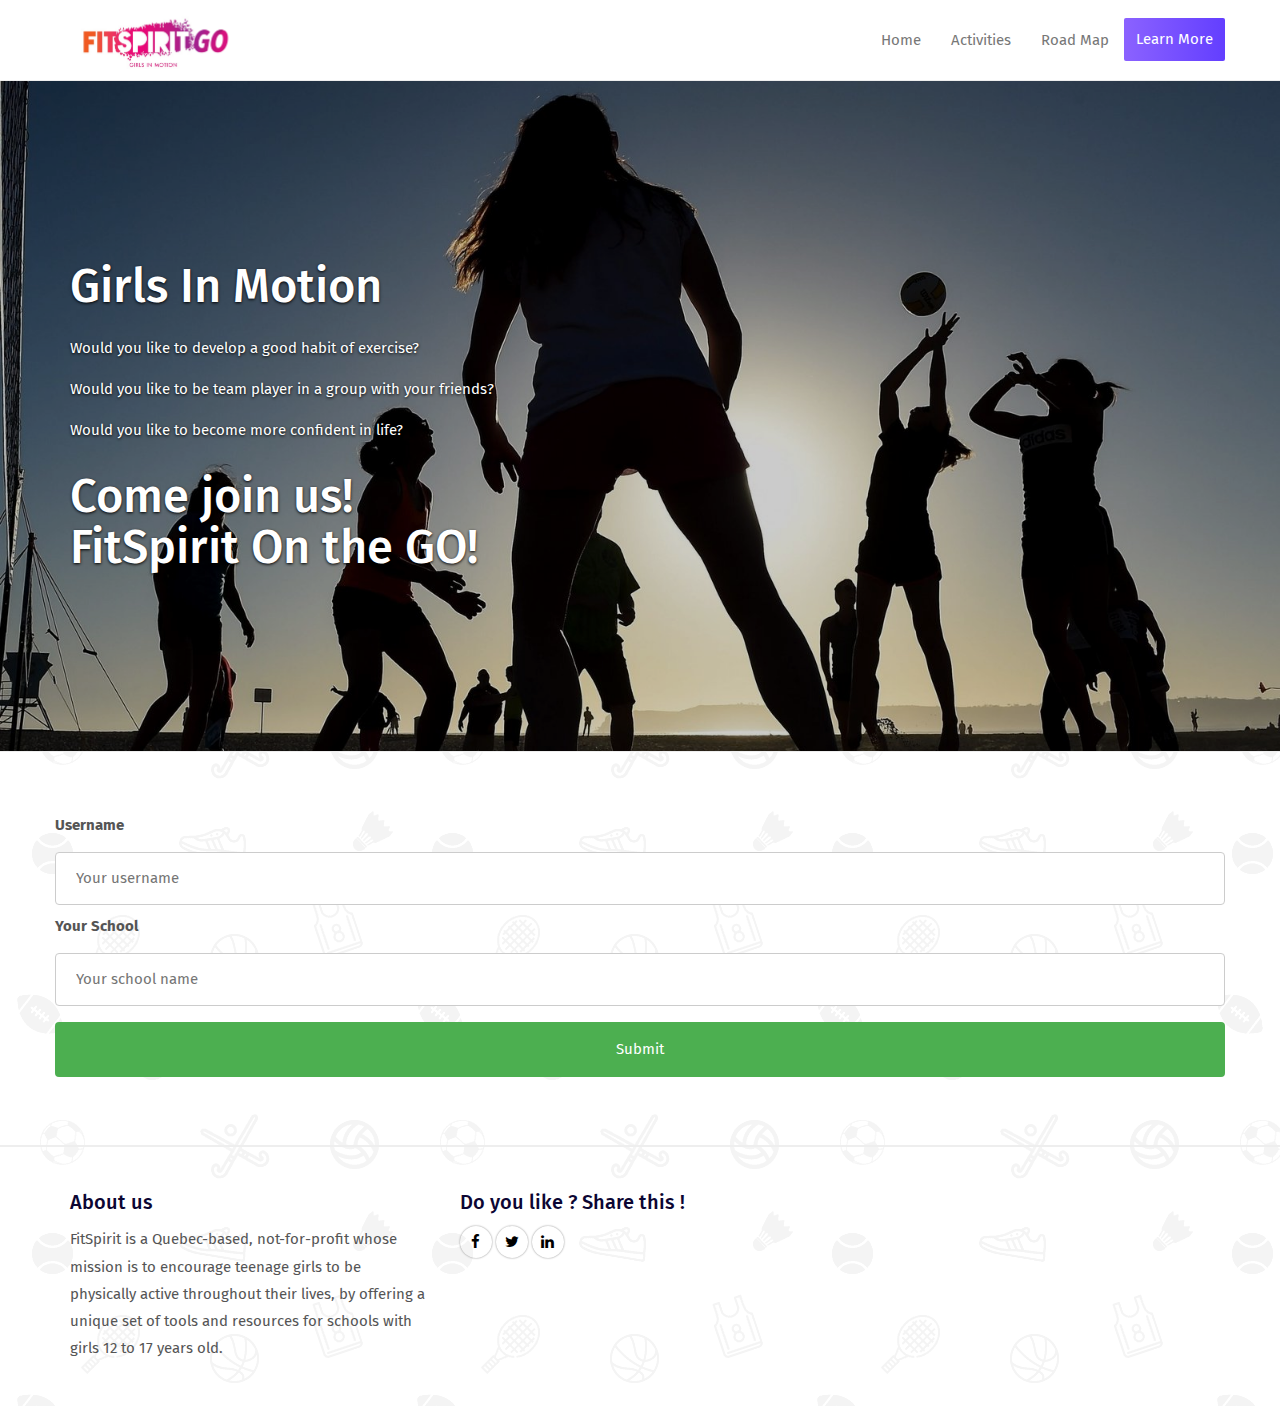
<file: index.html>
<!DOCTYPE html>
<html lang="en">

<head>
  <meta charset="UTF-8">
  <meta content="IE=edge" http-equiv="X-UA-Compatible">
  <meta content="width=device-width,initial-scale=1" name="viewport">
  <meta content="description" name="description">
  <meta name="google" content="notranslate" />
  <meta content="Mashup templates have been developped by Orson.io team" name="author">

  <!-- Disable tap highlight on IE -->
  <meta name="msapplication-tap-highlight" content="no">

  <title>HomePage</title>  
  <link href="./static/main.a3f694c0.css" rel="stylesheet">
  <link href="./static/style.css" rel="stylesheet">

  
</head>
<body>

 <!-- Add your content of header -->
<header>
  <nav class="navbar  navbar-fixed-top navbar-default">
    <div class="container">
      <div class="navbar-header">
        <button type="button" class="navbar-toggle uarr collapsed" data-toggle="collapse" data-target="#navbar-collapse-uarr">
          <span class="sr-only">Toggle navigation</span>
          <span class="icon-bar"></span>
          <span class="icon-bar"></span>
          <span class="icon-bar"></span>
        </button>
        <a class="navbar-brand site-logo" href="./index.html" title="">
            <img src="./assets/images/mashuptemplate.svg" class="navbar-logo-img" alt="logo">
        </a>
      </div>

      <div class="collapse navbar-collapse" id="navbar-collapse-uarr">
        <ul class="nav navbar-nav navbar-right">
          <li><a href="./index.html" title="" class="active">Home</a></li>
          <li><a href="./activity.html" title="">Activities</a></li>
          <li><a href="./roadmap.html" title="">Road Map</a></li>
          <li>
            <p>
                <a href="https://fitspirit.ca/" target="_blank" class="btn btn-primary navbar-btn" title="">Learn More</a>
              </p>
          </li>
        </ul>
      </div>
    </div>
  </nav>
</header>

<div class="white-text-container background-image-container" style="background-image: url('./assets/images/background.jpeg')">
    <div class="opacity"></div>
    <div class="container">
        <div class="row">
           
            <div class="col-md-6">
                <h1>Girls In Motion</h1>
                <p>Would you like to develop a good habit of exercise?</p>
                <p>Would you like to be team player in a group with your friends?</p>
                <p>Would you like to become more confident in life?</p>
                <div>
                    <h1>Come join us! <br>
                        FitSpirit On the GO!</h1>
                </div>
                
            </div>

        </div>
    </div>
</div>

<div class="section-container border-section-container">
    <div class="container">
            <div class="row">
                <div>
                    <form action="/action_page.php">
                      <label for="fname">Username</label>
                      <input type="text" id="fname" name="username" placeholder="Your username">
                  
                      <label for="lname">Your School</label>
                      <input type="text" id="lname" name="lastname" placeholder="Your school name">
                      <a href="./activity.html" title="">
                        <input type="button" value="Submit">
                      </a>
                    </form>
                </div>
            </div>
    </div>
</div>

<footer>
    <div class="section-container footer-container">
        <div class="container">
            <div class="row">
                    <div class="col-md-4">
                        <h4>About us</h4>
                        <p>FitSpirit  is a Quebec-based, not-for-profit whose mission is to encourage teenage girls to be physically active throughout their lives, by offering a unique set of tools and resources for schools with girls 12 to 17 years old.</p>
                    </div>

                    <div class="col-md-4">
                        <h4>Do you like ? Share this !</h4>
                        <p>
                            <a href="https://facebook.com/" class="social-round-icon white-round-icon fa-icon" title="">
                            <i class="fa fa-facebook" aria-hidden="true"></i>
                          </a>
                          <a href="https://twitter.com/" class="social-round-icon white-round-icon fa-icon" title="">
                            <i class="fa fa-twitter" aria-hidden="true"></i>
                          </a>
                          <a href="https://www.linkedin.com/" class="social-round-icon white-round-icon fa-icon" title="">
                            <i class="fa fa-linkedin" aria-hidden="true"></i>
                          </a>
                        </p>
                    </div>
            </div>
        </div>
    </div>
</footer>

<script>
  document.addEventListener("DOMContentLoaded", function (event) {
    navActivePage();
  });
</script>
<script type="text/javascript" src="./static/main.41beeca9.js"></script></body>

</html>
</file>
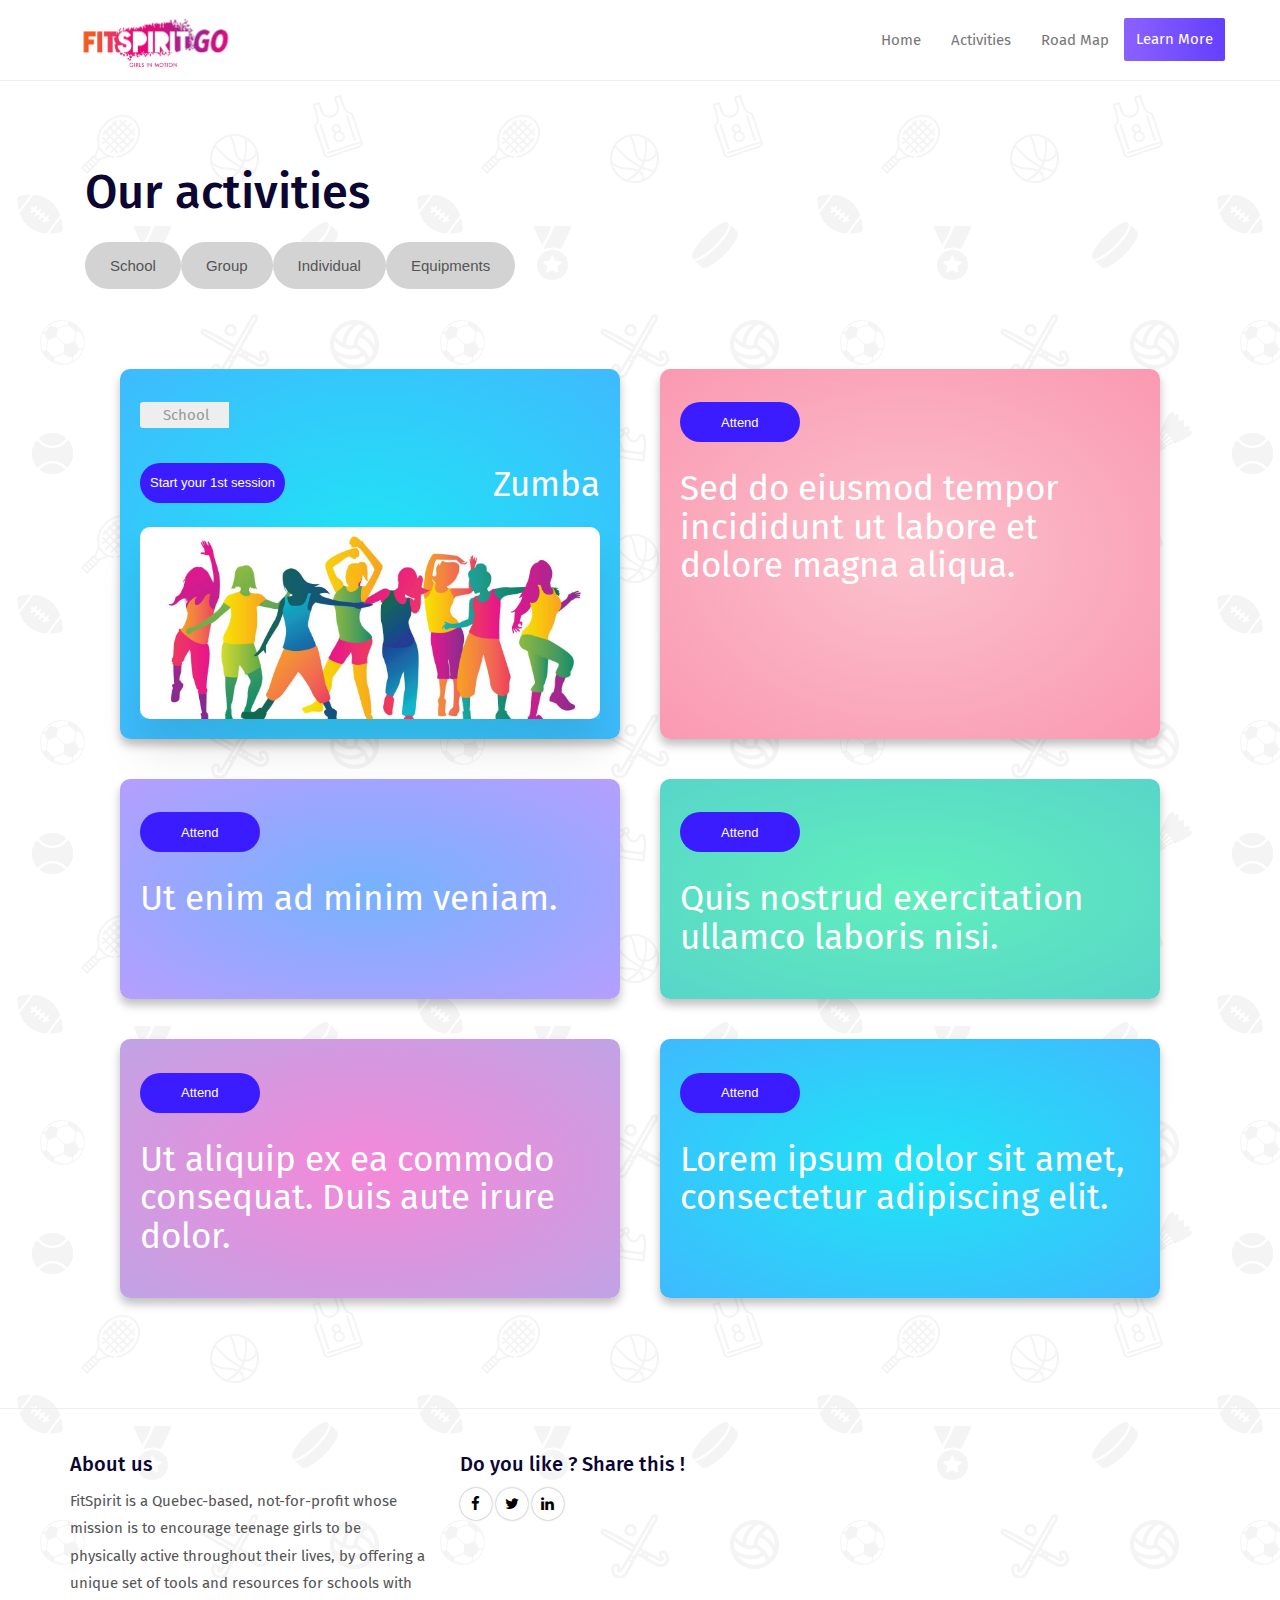
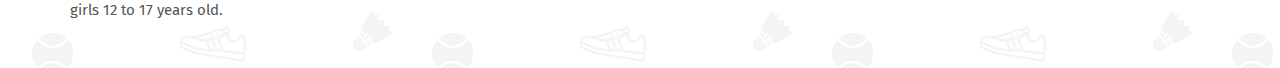
<file: activity.html>
<!DOCTYPE html>
<html lang="en">

<head>
  <meta charset="UTF-8">
  <meta content="IE=edge" http-equiv="X-UA-Compatible">
  <meta content="width=device-width,initial-scale=1" name="viewport">
  <meta content="description" name="description">
  <meta name="google" content="notranslate" />

  <!-- Disable tap highlight on IE -->
  <meta name="msapplication-tap-highlight" content="no">
  <!-- <link href="./assets/favicon.ico" rel="icon"> -->

  <title>Activities</title>

  <link rel="stylesheet" href="https://cdnjs.cloudflare.com/ajax/libs/font-awesome/5.15.2/css/all.min.css">
  <link href="./static/main.a3f694c0.css" rel="stylesheet">
  <link href="./static/style.css" rel="stylesheet">
  

</head>

<body>

<header>
  <nav class="navbar  navbar-fixed-top navbar-default">
    <div class="container">
      <div class="navbar-header">
        <button type="button" class="navbar-toggle uarr collapsed" data-toggle="collapse" data-target="#navbar-collapse-uarr">
          <span class="sr-only">Toggle navigation</span>
          <span class="icon-bar"></span>
          <span class="icon-bar"></span>
          <span class="icon-bar"></span>
        </button>
        <a class="navbar-brand site-logo" href="./index.html" title="">
          <img src="./assets/images/mashuptemplate.svg" class="navbar-logo-img" alt="logo">
        </a>
      </div>
      <!-- The Modal -->
      <div id="myModal" class="modal">

        <!-- The Close Button -->
        <span class="close">&times;</span>

        <!-- Modal Content (The Image) -->
        <img class="modal-content" id="img01">

        <!-- Modal Caption (Image Text) -->
        <div id="caption"></div>
      </div>
      <div class="collapse navbar-collapse" id="navbar-collapse-uarr">
        <ul class="nav navbar-nav navbar-right">
          <li><a href="./index.html" title="" class="active">Home</a></li>
          <li><a href="./activity.html" title="" class="active">Activities</a></li>
          <li><a href="./roadmap.html" title="" class="active">Road Map</a></li>
          <li>
            <p>
              <a href="https://fitspirit.ca/" target="_blank" class="btn btn-primary navbar-btn" title="">Learn More</a>
            </p>
          </li>
          
        </ul>
      </div>
    </div>
  </nav>
</header>

<div class="section-container">
    <div class="container">
        <div class="row section-container-spacer">
            <div class="col-xs-12" id="toggle">
                <div class="col-md-8">
                    <h1>Our activities</h1>
                </div>
                <div class="col-md-8">
                  <div class="button-group">
                    <input type="checkbox" class="cardfilter" id="school" onclick="filterCards('school')" autocomplete="off">
                    <label class="custom-btn" for="school">School</label>

                    <input type="checkbox" class="cardfilter" id="group" onclick="filterCards('group')" autocomplete="off">
                    <label class="custom-btn" for="group">Group</label>

                    <input type="checkbox" class="cardfilter" id="individual" onclick="filterCards('individual')" autocomplete="off">
                    <label class="custom-btn" for="individual">Individual</label>

                    <input type="checkbox" class="cardfilter" id="equipment" onclick="filterCards('equipment')" autocomplete="off">
                    <label class="custom-btn" for="equipment">Equipments</label>
                  </div>
                </div>
            </div>
            <div class="quote-container" id="quote-container">
              <!-- Quote -->
              <div class="quote-text">
                  <i class="fas fa-quote-left">
                      <span id="quote">
                      </span>
                  </i>
              </div>
              <!-- Author -->
              <div class="quote-author">
                  <span id="author">
                  </span>
              </div>
              <!-- Buttons
              <div class="button-container">
                  <button class="twitter-button" id="twitter" title='Tweet this!'>
                      <i class="fab fa-twitter"></i>
                  </button>
                  <button id="new-quote">New Quote</button>
              </div> -->
            </div>
        </div>

        <div class="row main-container">
            <div class="cards">
              <div class="card card-1 school">
                <p class="card__exit"></p>
                <a href="#" class="tag">School</a>
                <div class="card_header">
                  <button class="custom-btn attend" onclick="triggerActivity(this)">Start your 1st session</button>
                  <h2 class="card__title">Zumba</h2>
                </div>
                <div class="img_div">
                  <img class="card_img" src="./assets/images/zumba.jpeg" alt="zumba">
                </div>
              </div>
              <img id="myImg" src="./assets/images/finish.png" style="width:100%;max-width:300px;display: none">

              <div class="card card-2 individual">
                <p class="card__exit"></p>
                <p>
                  <button class="custom-btn attend">Attend</button>
                </p>
                <h2 class="card__title">Sed do eiusmod tempor incididunt ut labore et dolore magna aliqua.</h2>
                
              </div>
              <div class="card card-3 individual equipment">
                <p class="card__exit"></p>
                <p>
                  <button class="custom-btn attend">Attend</button>
                </p>
                <h2 class="card__title">Ut enim ad minim veniam.</h2>
                
              </div>
              <div class="card card-4">
                <p class="card__exit"></p>
                <p>
                  <button class="custom-btn attend">Attend</button>
                </p>
                <h2 class="card__title">Quis nostrud exercitation ullamco laboris nisi.</h2>
                
              </div>
              <div class="card card-5">
                <p class="card__exit"></p>
                <p>
                  <button class="custom-btn attend">Attend</button>
                </p>
                <h2 class="card__title">Ut aliquip ex ea commodo consequat. Duis aute irure dolor.</h2>
                
              </div>
              <div class="card card-1">
                <p class="card__exit"></p>
                <p>
                  <button class="custom-btn attend">Attend</button>
                </p>
                <h2 class="card__title">Lorem ipsum dolor sit amet, consectetur adipiscing elit.</h2>
                
              </div>
            </div>
        </div>
    </div>
</div>  


<footer>
  <div class="section-container footer-container">
      <div class="container">
          <div class="row">
                  <div class="col-md-4">
                      <h4>About us</h4>
                      <p>FitSpirit  is a Quebec-based, not-for-profit whose mission is to encourage teenage girls to be physically active throughout their lives, by offering a unique set of tools and resources for schools with girls 12 to 17 years old.</p>
                  </div>

                  <div class="col-md-4">
                      <h4>Do you like ? Share this !</h4>
                      <p>
                          <a href="https://facebook.com/" class="social-round-icon white-round-icon fa-icon" title="">
                          <i class="fa fa-facebook" aria-hidden="true"></i>
                        </a>
                        <a href="https://twitter.com/" class="social-round-icon white-round-icon fa-icon" title="">
                          <i class="fa fa-twitter" aria-hidden="true"></i>
                        </a>
                        <a href="https://www.linkedin.com/" class="social-round-icon white-round-icon fa-icon" title="">
                          <i class="fa fa-linkedin" aria-hidden="true"></i>
                        </a>
                      </p>
                  </div>
          </div>
      </div>
  </div>
</footer>

<script>
  document.addEventListener("DOMContentLoaded", function (event) {
    navActivePage();
  });
</script>

<script type="text/javascript" src="./static/main.41beeca9.js"></script></body>
<script type="text/javascript" src="./static/script.js"></script></body>
<script type="text/javascript" src="./static/quote.js"></script></body>
</html>
</file>
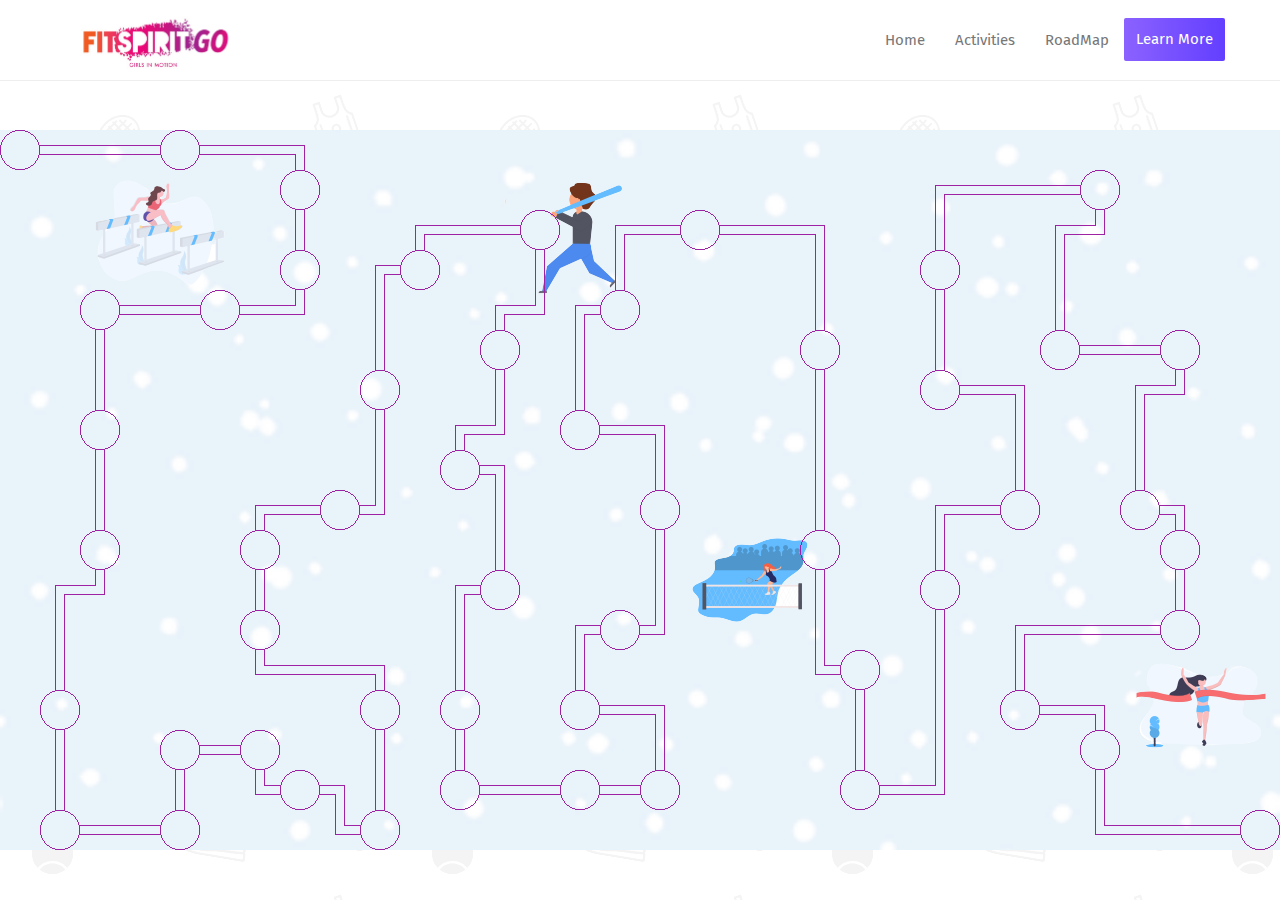
<file: roadmap.html>
<!-- Author: Mounir Aiache -->

<!DOCTYPE html>
<html lang="en">

<head>
    <meta charset="UTF-8">
    <meta content="IE=edge" http-equiv="X-UA-Compatible">
    <meta content="width=device-width,initial-scale=1" name="viewport">
    <meta content="description" name="description">
    <meta name="google" content="notranslate" />
  
    <!-- Disable tap highlight on IE -->
    <meta name="msapplication-tap-highlight" content="no">
    <!-- <link href="./assets/favicon.ico" rel="icon"> -->
  
    <title>Road Map</title>
  
    <link href="./static/main.a3f694c0.css" rel="stylesheet">
    <link rel="stylesheet" href="./static/style.css">
    <link rel="stylesheet" href="./static/roadMap.css">
</head>

<header>
    <nav class="navbar  navbar-fixed-top navbar-default">
      <div class="container">
        <div class="navbar-header">
          <button type="button" class="navbar-toggle uarr collapsed" data-toggle="collapse" data-target="#navbar-collapse-uarr">
            <span class="sr-only">Toggle navigation</span>
            <span class="icon-bar"></span>
            <span class="icon-bar"></span>
            <span class="icon-bar"></span>
          </button>
          <a class="navbar-brand site-logo" href="./index.html" title="">
            <img src="./assets/images/mashuptemplate.svg" class="navbar-logo-img" alt="logo">
          </a>
        </div>
        <div class="collapse navbar-collapse" id="navbar-collapse-uarr">
          <ul class="nav navbar-nav navbar-right">
            <li><a href="./index.html" title="" class="active">Home</a></li>
            <li><a href="./activity.html" title="" class="active">Activities</a></li>
            <li><a href="./roadMap2.html" title="" class="active">RoadMap</a></li>
            <li>
              <p>
                <a href="https://fitspirit.ca/" target="_blank" class="btn btn-primary navbar-btn" title="">Learn More</a>
              </p>
            </li>
            
          </ul>
        </div>
      </div>
    </nav>
</header>
<body>

    <canvas id="canvas" width="1280" height="720" style="background-color: white;"></canvas>


    <script src="./static/roadMap.js"></script>
</body>

</html>
</file>
<file: static/style.css>
@import url("https://fonts.googleapis.com/css2?family=Syne+Mono&display=swap");

* {
  margin: 0;
  padding: 0;
  box-sizing: border-box;
}

body {
  background-image: url("../assets/images/Sports.png");
}

/* Input */
input[type="text"],
select {
  width: 100%;
  padding: 12px 20px;
  margin: 8px 0;
  display: inline-block;
  border: 1px solid #ccc;
  border-radius: 4px;
  box-sizing: border-box;
}

input[type="button"] {
  width: 100%;
  background-color: #4caf50;
  color: white;
  padding: 14px 20px;
  margin: 8px 0;
  border: none;
  border-radius: 4px;
  cursor: pointer;
}

input[type="submit"]:hover {
  background-color: #45a049;
}

.navbar-logo-img {
  margin-top: -20px;
}

.custom-btn {
  min-width: 26%;
  height: 40px;
  padding: 10px 25px;
  border: 2px purple;
  border-radius: 25px;
  font-family: "Lato", sans-serif;
  font-weight: 500;
  background: lightgrey;
  cursor: pointer;
  transition: all 0.3s ease;
  position: relative;
  display: inline-block;
  text-align: center;
  display: table-cell;
  vertical-align: middle;
}

.attend {
  color: #fff;
  background-color: #3b1bff;
  padding: 6px 10px;
  font-size: 13px;
  line-height: 1.5;
  /* display: inline-block; */
}
/* .attend:focus {
  background-color: #3b1bff;
} */

.button-group input {
  display: none;
}

.button-group input:checked + label,
.button-group input:checked + label:active {
  background-color: salmon;
}

.main-container {
  padding: 30px;
}

/* HEADING */

.heading {
  text-align: center;
}

.heading__title {
  font-weight: 600;
}

.heading__credits {
  margin: 10px 0px;
  color: #888888;
  font-size: 25px;
  transition: all 0.5s;
}

.heading__link {
  text-decoration: none;
}

.heading__credits .heading__link {
  color: inherit;
}

/* CARDS */

.cards {
  display: flex;
  flex-wrap: wrap;
  justify-content: space-between;
}

.card {
  margin: 20px;
  padding: 20px;
  width: 500px;
  min-height: 200px;
  grid-template-rows: 20px 50px 1fr 50px;
  border-radius: 10px;
  box-shadow: 0px 6px 10px rgba(0, 0, 0, 0.25);
  transition: all 0.2s;
  display: none;
}

.show {
  display: block;
}

.card:hover {
  box-shadow: 0px 6px 10px rgba(0, 0, 0, 0.4);
  transform: scale(1.01);
}

.card_img {
  width: 100%;
  height: 15vw;
  object-fit: cover;
  border-radius: 10px;
}

.card_header {
  display: flex;
  align-items: center;
}
.img_div {
  box-shadow: 0 30px 40px rgba(0, 0, 0, 0.1);
}
.card__link,
.card__exit {
  position: relative;
  text-decoration: none;
  color: rgba(255, 255, 255, 0.9);
}

.card__link:hover::after {
  width: 100%;
}

.card__icon {
  grid-row: 2/3;
  font-size: 30px;
}

.card__title {
  grid-row: 3/4;
  font-weight: 400;
  color: #ffffff;
  margin-left: auto;
}

/* CARD BACKGROUNDS */

.card-1 {
  background: radial-gradient(#1fe4f5, #3fbafe);
}

.card-2 {
  background: radial-gradient(#fbc1cc, #fa99b2);
}

.card-3 {
  background: radial-gradient(#76b2fe, #b69efe);
}

.card-4 {
  background: radial-gradient(#60efbc, #58d5c9);
}

.card-5 {
  background: radial-gradient(#f588d8, #c0a3e5);
}

/* Card Tag */

.tag {
  background: #eee;
  border-radius: 3px 0 0 3px;
  color: #999;
  display: inline-block;
  height: 26px;
  line-height: 26px;
  padding: 0 20px 0 23px;
  position: relative;
  margin: 0 10px 10px 0;
  text-decoration: none;
}

/* Quotes */
.quote-container {
  width: auto;
  padding: 20px 30px;
  border-radius: 10px;
  background-color: rgba(255, 255, 255, 0.4);
  box-shadow: 0 10px 10px 10px rgba(0, 0, 0, 0.2);
}

.quote-text {
  font-size: 2.75rem;
}

.long-quote {
  font-size: 2rem;
}

.fa-quote-left {
  font-size: 4rem;
}

.quote-author {
  font-size: 2rem;
  margin-top: 15px;
  font-family: "Syne Mono", monospace;
  font-weight: 400;
  font-style: italic;
}

/* image popup */
/* The Modal (background) */
.modal {
  display: none; /* Hidden by default */
  position: fixed; /* Stay in place */
  z-index: 1; /* Sit on top */
  padding-top: 100px; /* Location of the box */
  left: 0;
  top: 0;
  width: 100%; /* Full width */
  height: 100%; /* Full height */
  overflow: auto; /* Enable scroll if needed */
  background-color: rgb(0, 0, 0); /* Fallback color */
  background-color: rgba(0, 0, 0, 0.9); /* Black w/ opacity */
}

/* Modal Content (Image) */
.modal-content {
  margin: auto;
  display: block;
  width: 80%;
  max-width: 700px;
}

/* Caption of Modal Image (Image Text) - Same Width as the Image */
#caption {
  margin: auto;
  display: block;
  width: 80%;
  max-width: 700px;
  text-align: center;
  color: #ccc;
  padding: 10px 0;
  height: 150px;
}

/* Add Animation - Zoom in the Modal */
.modal-content,
#caption {
  animation-name: zoom;
  animation-duration: 0.6s;
}

@keyframes zoom {
  from {
    transform: scale(0);
  }
  to {
    transform: scale(1);
  }
}

/* The Close Button */
.close {
  position: absolute;
  top: 15px;
  right: 35px;
  color: #f1f1f1;
  font-size: 40px;
  font-weight: bold;
  transition: 0.3s;
}

.close:hover,
.close:focus {
  color: #bbb;
  text-decoration: none;
  cursor: pointer;
}

/* RESPONSIVE */

@media (max-width: 1600px) {
  .cards {
    justify-content: center;
  }
  .modal-content {
    width: 100%;
  }

  .button-group {
    justify-content: center;
  }
}
</file>
<file: static/roadMap.css>
body {
  display: flex;
  justify-content: center;
  align-items: center;
  height: 100vh;
  background-image: url("../assets/images/Sports.png");
}
#canvas {
  background-image: url("../assets/images/blue-snow.png");
  background-size: cover;
  background-position: center;
}
</file>
<file: static/main.a3f694c0.css>
@import url(https://fonts.googleapis.com/css?family=La+Belle+Aurore|Fira+Sans:400,700);@import url(https://maxcdn.bootstrapcdn.com/font-awesome/4.7.0/css/font-awesome.min.css);/*!
 * Bootstrap v3.3.7 (http://getbootstrap.com)
 * Copyright 2011-2016 Twitter, Inc.
 * Licensed under MIT (https://github.com/twbs/bootstrap/blob/master/LICENSE)
 */
/*! normalize.css v3.0.3 | MIT License | github.com/necolas/normalize.css */html{font-family:sans-serif;-ms-text-size-adjust:100%;-webkit-text-size-adjust:100%}body{margin:0}article,aside,details,figcaption,figure,footer,header,hgroup,main,menu,nav,section,summary{display:block}audio,canvas,progress,video{display:inline-block;vertical-align:baseline}audio:not([controls]){display:none;height:0}[hidden],template{display:none}a{background-color:transparent}a:active,a:hover{outline:0}abbr[title]{border-bottom:1px dotted}b,strong{font-weight:700}dfn{font-style:italic}h1{font-size:2em;margin:.67em 0}mark{background:#ff0;color:#000}small{font-size:80%}sub,sup{font-size:75%;line-height:0;position:relative;vertical-align:baseline}sup{top:-.5em}sub{bottom:-.25em}img{border:0}svg:not(:root){overflow:hidden}figure{margin:1em 40px}hr{box-sizing:content-box;height:0}pre{overflow:auto}code,kbd,pre,samp{font-family:monospace,monospace;font-size:1em}button,input,optgroup,select,textarea{color:inherit;font:inherit;margin:0}button{overflow:visible}button,select{text-transform:none}button,html input[type=button],input[type=reset],input[type=submit]{-webkit-appearance:button;cursor:pointer}button[disabled],html input[disabled]{cursor:default}button::-moz-focus-inner,input::-moz-focus-inner{border:0;padding:0}input{line-height:normal}input[type=checkbox],input[type=radio]{box-sizing:border-box;padding:0}input[type=number]::-webkit-inner-spin-button,input[type=number]::-webkit-outer-spin-button{height:auto}input[type=search]{-webkit-appearance:textfield;box-sizing:content-box}input[type=search]::-webkit-search-cancel-button,input[type=search]::-webkit-search-decoration{-webkit-appearance:none}fieldset{border:1px solid silver;margin:0 2px;padding:.35em .625em .75em}textarea{overflow:auto}optgroup{font-weight:700}table{border-collapse:collapse;border-spacing:0}td,th{padding:0}

/*! Source: https://github.com/h5bp/html5-boilerplate/blob/master/src/css/main.css */@media print{*,:after,:before{background:transparent!important;color:#000!important;box-shadow:none!important;text-shadow:none!important}a,a:visited{text-decoration:underline}a[href]:after{content:" (" attr(href) ")"}abbr[title]:after{content:" (" attr(title) ")"}a[href^="#"]:after,a[href^="javascript:"]:after{content:""}blockquote,pre{border:1px solid #999;page-break-inside:avoid}thead{display:table-header-group}img,tr{page-break-inside:avoid}img{max-width:100%!important}h2,h3,p{orphans:3;widows:3}h2,h3{page-break-after:avoid}.navbar{display:none}.btn>.caret,.dropup>.btn>.caret{border-top-color:#000!important}.label{border:1px solid #000}.table{border-collapse:collapse!important}.table td,.table th{background-color:#fff!important}.table-bordered td,.table-bordered th{border:1px solid #ddd!important}}*,:after,:before{-webkit-box-sizing:border-box;-moz-box-sizing:border-box;box-sizing:border-box}html{font-size:10px;-webkit-tap-highlight-color:transparent}body{font-family:Fira Sans,Helvetica,Arial,sans-serif;font-size:15px;line-height:1.81;color:#555;background-color:#fff}button,input,select,textarea{font-family:inherit;font-size:inherit;line-height:inherit}a{color:#8b62ff;text-decoration:none}a:focus,a:hover{color:#5216ff;text-decoration:underline}a:focus{outline:5px auto -webkit-focus-ring-color;outline-offset:-2px}figure{margin:0}img{vertical-align:middle}.img-responsive{display:block;max-width:100%;height:auto}.img-rounded{border-radius:2px}.img-thumbnail{padding:4px;line-height:1.81;background-color:#fff;border:1px solid #ddd;border-radius:2px;-webkit-transition:all .2s ease-in-out;-o-transition:all .2s ease-in-out;transition:all .2s ease-in-out;display:inline-block;max-width:100%;height:auto}.img-circle{border-radius:50%}hr{margin-top:27px;margin-bottom:27px;border:0;border-top:1px solid #eee}.sr-only{position:absolute;width:1px;height:1px;margin:-1px;padding:0;overflow:hidden;clip:rect(0,0,0,0);border:0}.sr-only-focusable:active,.sr-only-focusable:focus{position:static;width:auto;height:auto;margin:0;overflow:visible;clip:auto}[role=button]{cursor:pointer}.h1,.h2,.h3,.h4,.h5,.h6,h1,h2,h3,h4,h5,h6{font-family:inherit;font-weight:500;line-height:1.1;color:#0c0633}.h1 .small,.h1 small,.h2 .small,.h2 small,.h3 .small,.h3 small,.h4 .small,.h4 small,.h5 .small,.h5 small,.h6 .small,.h6 small,h1 .small,h1 small,h2 .small,h2 small,h3 .small,h3 small,h4 .small,h4 small,h5 .small,h5 small,h6 .small,h6 small{font-weight:400;line-height:1;color:#777}.h1,.h2,.h3,h1,h2,h3{margin-top:27px;margin-bottom:13.5px}.h1 .small,.h1 small,.h2 .small,.h2 small,.h3 .small,.h3 small,h1 .small,h1 small,h2 .small,h2 small,h3 .small,h3 small{font-size:65%}.h4,.h5,.h6,h4,h5,h6{margin-top:13.5px;margin-bottom:13.5px}.h4 .small,.h4 small,.h5 .small,.h5 small,.h6 .small,.h6 small,h4 .small,h4 small,h5 .small,h5 small,h6 .small,h6 small{font-size:75%}.h1,h1{font-size:47px}.h2,h2{font-size:35px}.h3,h3{font-size:27px}.h4,h4{font-size:20px}.h5,h5{font-size:15px}.h6,h6{font-size:13px}p{margin:0 0 13.5px}.lead{margin-bottom:27px;font-size:17px;font-weight:300;line-height:1.4}@media (min-width:768px){.lead{font-size:22.5px}}.small,small{font-size:86%}.mark,mark{background-color:#fcf8e3;padding:.2em}.text-left{text-align:left}.text-right{text-align:right}.text-center{text-align:center}.text-justify{text-align:justify}.text-nowrap{white-space:nowrap}.text-lowercase{text-transform:lowercase}.initialism,.text-uppercase{text-transform:uppercase}.text-capitalize{text-transform:capitalize}.text-muted{color:#777}.text-primary{color:#8b62ff}a.text-primary:focus,a.text-primary:hover{color:#652fff}.text-success{color:#fff}a.text-success:focus,a.text-success:hover{color:#e6e6e6}.text-info{color:#31708f}a.text-info:focus,a.text-info:hover{color:#245269}.text-warning{color:#8a6d3b}a.text-warning:focus,a.text-warning:hover{color:#66512c}.text-danger{color:#fff}a.text-danger:focus,a.text-danger:hover{color:#e6e6e6}.bg-primary{color:#fff;background-color:#8b62ff}a.bg-primary:focus,a.bg-primary:hover{background-color:#652fff}.bg-success{background-color:#005bff}a.bg-success:focus,a.bg-success:hover{background-color:#0049cc}.bg-info{background-color:#d9edf7}a.bg-info:focus,a.bg-info:hover{background-color:#afd9ee}.bg-warning{background-color:#fcf8e3}a.bg-warning:focus,a.bg-warning:hover{background-color:#f7ecb5}.bg-danger{background-color:#fe6767}a.bg-danger:focus,a.bg-danger:hover{background-color:#fe3434}.page-header{padding-bottom:12.5px;margin:54px 0 27px;border-bottom:1px solid #eee}ol,ul{margin-top:0;margin-bottom:13.5px}ol ol,ol ul,ul ol,ul ul{margin-bottom:0}.list-inline,.list-unstyled{padding-left:0;list-style:none}.list-inline{margin-left:-5px}.list-inline>li{display:inline-block;padding-left:5px;padding-right:5px}dl{margin-top:0;margin-bottom:27px}dd,dt{line-height:1.81}dt{font-weight:700}dd{margin-left:0}.dl-horizontal dd:after,.dl-horizontal dd:before{content:" ";display:table}.dl-horizontal dd:after{clear:both}@media (min-width:768px){.dl-horizontal dt{float:left;width:160px;clear:left;text-align:right;overflow:hidden;text-overflow:ellipsis;white-space:nowrap}.dl-horizontal dd{margin-left:180px}}abbr[data-original-title],abbr[title]{cursor:help;border-bottom:1px dotted #777}.initialism{font-size:90%}blockquote{padding:13.5px 27px;margin:0 0 27px;font-size:18.75px;border-left:5px solid #eee}blockquote ol:last-child,blockquote p:last-child,blockquote ul:last-child{margin-bottom:0}blockquote .small,blockquote footer,blockquote small{display:block;font-size:80%;line-height:1.81;color:#777}blockquote .small:before,blockquote footer:before,blockquote small:before{content:"\2014   \A0"}.blockquote-reverse,blockquote.pull-right{padding-right:15px;padding-left:0;border-right:5px solid #eee;border-left:0;text-align:right}.blockquote-reverse .small:before,.blockquote-reverse footer:before,.blockquote-reverse small:before,blockquote.pull-right .small:before,blockquote.pull-right footer:before,blockquote.pull-right small:before{content:""}.blockquote-reverse .small:after,.blockquote-reverse footer:after,.blockquote-reverse small:after,blockquote.pull-right .small:after,blockquote.pull-right footer:after,blockquote.pull-right small:after{content:"\A0   \2014"}address{margin-bottom:27px;font-style:normal;line-height:1.81}code,kbd,pre,samp{font-family:Menlo,Monaco,Consolas,Courier New,monospace}code{color:#c7254e;background-color:#f9f2f4}code,kbd{padding:2px 4px;font-size:90%;border-radius:2px}kbd{color:#fff;background-color:#333;box-shadow:inset 0 -1px 0 rgba(0,0,0,.25)}kbd kbd{padding:0;font-size:100%;font-weight:700;box-shadow:none}pre{display:block;padding:13px;margin:0 0 13.5px;font-size:14px;line-height:1.81;word-break:break-all;word-wrap:break-word;color:#333;background-color:#f5f5f5;border:1px solid #ccc;border-radius:2px}pre code{padding:0;font-size:inherit;color:inherit;white-space:pre-wrap;background-color:transparent;border-radius:0}.pre-scrollable{max-height:340px;overflow-y:scroll}.container{margin-right:auto;margin-left:auto;padding-left:15px;padding-right:15px}.container:after,.container:before{content:" ";display:table}.container:after{clear:both}@media (min-width:768px){.container{width:750px}}@media (min-width:992px){.container{width:970px}}@media (min-width:1200px){.container{width:1170px}}.container-fluid{margin-right:auto;margin-left:auto;padding-left:15px;padding-right:15px}.container-fluid:after,.container-fluid:before{content:" ";display:table}.container-fluid:after{clear:both}.row{margin-left:-15px;margin-right:-15px}.row:after,.row:before{content:" ";display:table}.row:after{clear:both}.col-lg-1,.col-lg-2,.col-lg-3,.col-lg-4,.col-lg-5,.col-lg-6,.col-lg-7,.col-lg-8,.col-lg-9,.col-lg-10,.col-lg-11,.col-lg-12,.col-md-1,.col-md-2,.col-md-3,.col-md-4,.col-md-5,.col-md-6,.col-md-7,.col-md-8,.col-md-9,.col-md-10,.col-md-11,.col-md-12,.col-sm-1,.col-sm-2,.col-sm-3,.col-sm-4,.col-sm-5,.col-sm-6,.col-sm-7,.col-sm-8,.col-sm-9,.col-sm-10,.col-sm-11,.col-sm-12,.col-xs-1,.col-xs-2,.col-xs-3,.col-xs-4,.col-xs-5,.col-xs-6,.col-xs-7,.col-xs-8,.col-xs-9,.col-xs-10,.col-xs-11,.col-xs-12{position:relative;min-height:1px;padding-left:15px;padding-right:15px}.col-xs-1,.col-xs-2,.col-xs-3,.col-xs-4,.col-xs-5,.col-xs-6,.col-xs-7,.col-xs-8,.col-xs-9,.col-xs-10,.col-xs-11,.col-xs-12{float:left}.col-xs-1{width:8.33333%}.col-xs-2{width:16.66667%}.col-xs-3{width:25%}.col-xs-4{width:33.33333%}.col-xs-5{width:41.66667%}.col-xs-6{width:50%}.col-xs-7{width:58.33333%}.col-xs-8{width:66.66667%}.col-xs-9{width:75%}.col-xs-10{width:83.33333%}.col-xs-11{width:91.66667%}.col-xs-12{width:100%}.col-xs-pull-0{right:auto}.col-xs-pull-1{right:8.33333%}.col-xs-pull-2{right:16.66667%}.col-xs-pull-3{right:25%}.col-xs-pull-4{right:33.33333%}.col-xs-pull-5{right:41.66667%}.col-xs-pull-6{right:50%}.col-xs-pull-7{right:58.33333%}.col-xs-pull-8{right:66.66667%}.col-xs-pull-9{right:75%}.col-xs-pull-10{right:83.33333%}.col-xs-pull-11{right:91.66667%}.col-xs-pull-12{right:100%}.col-xs-push-0{left:auto}.col-xs-push-1{left:8.33333%}.col-xs-push-2{left:16.66667%}.col-xs-push-3{left:25%}.col-xs-push-4{left:33.33333%}.col-xs-push-5{left:41.66667%}.col-xs-push-6{left:50%}.col-xs-push-7{left:58.33333%}.col-xs-push-8{left:66.66667%}.col-xs-push-9{left:75%}.col-xs-push-10{left:83.33333%}.col-xs-push-11{left:91.66667%}.col-xs-push-12{left:100%}.col-xs-offset-0{margin-left:0}.col-xs-offset-1{margin-left:8.33333%}.col-xs-offset-2{margin-left:16.66667%}.col-xs-offset-3{margin-left:25%}.col-xs-offset-4{margin-left:33.33333%}.col-xs-offset-5{margin-left:41.66667%}.col-xs-offset-6{margin-left:50%}.col-xs-offset-7{margin-left:58.33333%}.col-xs-offset-8{margin-left:66.66667%}.col-xs-offset-9{margin-left:75%}.col-xs-offset-10{margin-left:83.33333%}.col-xs-offset-11{margin-left:91.66667%}.col-xs-offset-12{margin-left:100%}@media (min-width:768px){.col-sm-1,.col-sm-2,.col-sm-3,.col-sm-4,.col-sm-5,.col-sm-6,.col-sm-7,.col-sm-8,.col-sm-9,.col-sm-10,.col-sm-11,.col-sm-12{float:left}.col-sm-1{width:8.33333%}.col-sm-2{width:16.66667%}.col-sm-3{width:25%}.col-sm-4{width:33.33333%}.col-sm-5{width:41.66667%}.col-sm-6{width:50%}.col-sm-7{width:58.33333%}.col-sm-8{width:66.66667%}.col-sm-9{width:75%}.col-sm-10{width:83.33333%}.col-sm-11{width:91.66667%}.col-sm-12{width:100%}.col-sm-pull-0{right:auto}.col-sm-pull-1{right:8.33333%}.col-sm-pull-2{right:16.66667%}.col-sm-pull-3{right:25%}.col-sm-pull-4{right:33.33333%}.col-sm-pull-5{right:41.66667%}.col-sm-pull-6{right:50%}.col-sm-pull-7{right:58.33333%}.col-sm-pull-8{right:66.66667%}.col-sm-pull-9{right:75%}.col-sm-pull-10{right:83.33333%}.col-sm-pull-11{right:91.66667%}.col-sm-pull-12{right:100%}.col-sm-push-0{left:auto}.col-sm-push-1{left:8.33333%}.col-sm-push-2{left:16.66667%}.col-sm-push-3{left:25%}.col-sm-push-4{left:33.33333%}.col-sm-push-5{left:41.66667%}.col-sm-push-6{left:50%}.col-sm-push-7{left:58.33333%}.col-sm-push-8{left:66.66667%}.col-sm-push-9{left:75%}.col-sm-push-10{left:83.33333%}.col-sm-push-11{left:91.66667%}.col-sm-push-12{left:100%}.col-sm-offset-0{margin-left:0}.col-sm-offset-1{margin-left:8.33333%}.col-sm-offset-2{margin-left:16.66667%}.col-sm-offset-3{margin-left:25%}.col-sm-offset-4{margin-left:33.33333%}.col-sm-offset-5{margin-left:41.66667%}.col-sm-offset-6{margin-left:50%}.col-sm-offset-7{margin-left:58.33333%}.col-sm-offset-8{margin-left:66.66667%}.col-sm-offset-9{margin-left:75%}.col-sm-offset-10{margin-left:83.33333%}.col-sm-offset-11{margin-left:91.66667%}.col-sm-offset-12{margin-left:100%}}@media (min-width:992px){.col-md-1,.col-md-2,.col-md-3,.col-md-4,.col-md-5,.col-md-6,.col-md-7,.col-md-8,.col-md-9,.col-md-10,.col-md-11,.col-md-12{float:left}.col-md-1{width:8.33333%}.col-md-2{width:16.66667%}.col-md-3{width:25%}.col-md-4{width:33.33333%}.col-md-5{width:41.66667%}.col-md-6{width:50%}.col-md-7{width:58.33333%}.col-md-8{width:66.66667%}.col-md-9{width:75%}.col-md-10{width:83.33333%}.col-md-11{width:91.66667%}.col-md-12{width:100%}.col-md-pull-0{right:auto}.col-md-pull-1{right:8.33333%}.col-md-pull-2{right:16.66667%}.col-md-pull-3{right:25%}.col-md-pull-4{right:33.33333%}.col-md-pull-5{right:41.66667%}.col-md-pull-6{right:50%}.col-md-pull-7{right:58.33333%}.col-md-pull-8{right:66.66667%}.col-md-pull-9{right:75%}.col-md-pull-10{right:83.33333%}.col-md-pull-11{right:91.66667%}.col-md-pull-12{right:100%}.col-md-push-0{left:auto}.col-md-push-1{left:8.33333%}.col-md-push-2{left:16.66667%}.col-md-push-3{left:25%}.col-md-push-4{left:33.33333%}.col-md-push-5{left:41.66667%}.col-md-push-6{left:50%}.col-md-push-7{left:58.33333%}.col-md-push-8{left:66.66667%}.col-md-push-9{left:75%}.col-md-push-10{left:83.33333%}.col-md-push-11{left:91.66667%}.col-md-push-12{left:100%}.col-md-offset-0{margin-left:0}.col-md-offset-1{margin-left:8.33333%}.col-md-offset-2{margin-left:16.66667%}.col-md-offset-3{margin-left:25%}.col-md-offset-4{margin-left:33.33333%}.col-md-offset-5{margin-left:41.66667%}.col-md-offset-6{margin-left:50%}.col-md-offset-7{margin-left:58.33333%}.col-md-offset-8{margin-left:66.66667%}.col-md-offset-9{margin-left:75%}.col-md-offset-10{margin-left:83.33333%}.col-md-offset-11{margin-left:91.66667%}.col-md-offset-12{margin-left:100%}}@media (min-width:1200px){.col-lg-1,.col-lg-2,.col-lg-3,.col-lg-4,.col-lg-5,.col-lg-6,.col-lg-7,.col-lg-8,.col-lg-9,.col-lg-10,.col-lg-11,.col-lg-12{float:left}.col-lg-1{width:8.33333%}.col-lg-2{width:16.66667%}.col-lg-3{width:25%}.col-lg-4{width:33.33333%}.col-lg-5{width:41.66667%}.col-lg-6{width:50%}.col-lg-7{width:58.33333%}.col-lg-8{width:66.66667%}.col-lg-9{width:75%}.col-lg-10{width:83.33333%}.col-lg-11{width:91.66667%}.col-lg-12{width:100%}.col-lg-pull-0{right:auto}.col-lg-pull-1{right:8.33333%}.col-lg-pull-2{right:16.66667%}.col-lg-pull-3{right:25%}.col-lg-pull-4{right:33.33333%}.col-lg-pull-5{right:41.66667%}.col-lg-pull-6{right:50%}.col-lg-pull-7{right:58.33333%}.col-lg-pull-8{right:66.66667%}.col-lg-pull-9{right:75%}.col-lg-pull-10{right:83.33333%}.col-lg-pull-11{right:91.66667%}.col-lg-pull-12{right:100%}.col-lg-push-0{left:auto}.col-lg-push-1{left:8.33333%}.col-lg-push-2{left:16.66667%}.col-lg-push-3{left:25%}.col-lg-push-4{left:33.33333%}.col-lg-push-5{left:41.66667%}.col-lg-push-6{left:50%}.col-lg-push-7{left:58.33333%}.col-lg-push-8{left:66.66667%}.col-lg-push-9{left:75%}.col-lg-push-10{left:83.33333%}.col-lg-push-11{left:91.66667%}.col-lg-push-12{left:100%}.col-lg-offset-0{margin-left:0}.col-lg-offset-1{margin-left:8.33333%}.col-lg-offset-2{margin-left:16.66667%}.col-lg-offset-3{margin-left:25%}.col-lg-offset-4{margin-left:33.33333%}.col-lg-offset-5{margin-left:41.66667%}.col-lg-offset-6{margin-left:50%}.col-lg-offset-7{margin-left:58.33333%}.col-lg-offset-8{margin-left:66.66667%}.col-lg-offset-9{margin-left:75%}.col-lg-offset-10{margin-left:83.33333%}.col-lg-offset-11{margin-left:91.66667%}.col-lg-offset-12{margin-left:100%}}table{background-color:transparent}caption{padding-top:8px;padding-bottom:8px;color:#777}caption,th{text-align:left}.table{width:100%;max-width:100%;margin-bottom:27px}.table>tbody>tr>td,.table>tbody>tr>th,.table>tfoot>tr>td,.table>tfoot>tr>th,.table>thead>tr>td,.table>thead>tr>th{padding:8px;line-height:1.81;vertical-align:top;border-top:1px solid #ddd}.table>thead>tr>th{vertical-align:bottom;border-bottom:2px solid #ddd}.table>caption+thead>tr:first-child>td,.table>caption+thead>tr:first-child>th,.table>colgroup+thead>tr:first-child>td,.table>colgroup+thead>tr:first-child>th,.table>thead:first-child>tr:first-child>td,.table>thead:first-child>tr:first-child>th{border-top:0}.table>tbody+tbody{border-top:2px solid #ddd}.table .table{background-color:#fff}.table-condensed>tbody>tr>td,.table-condensed>tbody>tr>th,.table-condensed>tfoot>tr>td,.table-condensed>tfoot>tr>th,.table-condensed>thead>tr>td,.table-condensed>thead>tr>th{padding:5px}.table-bordered,.table-bordered>tbody>tr>td,.table-bordered>tbody>tr>th,.table-bordered>tfoot>tr>td,.table-bordered>tfoot>tr>th,.table-bordered>thead>tr>td,.table-bordered>thead>tr>th{border:1px solid #ddd}.table-bordered>thead>tr>td,.table-bordered>thead>tr>th{border-bottom-width:2px}.table-striped>tbody>tr:nth-of-type(odd){background-color:#f9f9f9}.table-hover>tbody>tr:hover{background-color:#f5f5f5}table col[class*=col-]{position:static;float:none;display:table-column}table td[class*=col-],table th[class*=col-]{position:static;float:none;display:table-cell}.table>tbody>tr.active>td,.table>tbody>tr.active>th,.table>tbody>tr>td.active,.table>tbody>tr>th.active,.table>tfoot>tr.active>td,.table>tfoot>tr.active>th,.table>tfoot>tr>td.active,.table>tfoot>tr>th.active,.table>thead>tr.active>td,.table>thead>tr.active>th,.table>thead>tr>td.active,.table>thead>tr>th.active{background-color:#f5f5f5}.table-hover>tbody>tr.active:hover>td,.table-hover>tbody>tr.active:hover>th,.table-hover>tbody>tr:hover>.active,.table-hover>tbody>tr>td.active:hover,.table-hover>tbody>tr>th.active:hover{background-color:#e8e8e8}.table>tbody>tr.success>td,.table>tbody>tr.success>th,.table>tbody>tr>td.success,.table>tbody>tr>th.success,.table>tfoot>tr.success>td,.table>tfoot>tr.success>th,.table>tfoot>tr>td.success,.table>tfoot>tr>th.success,.table>thead>tr.success>td,.table>thead>tr.success>th,.table>thead>tr>td.success,.table>thead>tr>th.success{background-color:#005bff}.table-hover>tbody>tr.success:hover>td,.table-hover>tbody>tr.success:hover>th,.table-hover>tbody>tr:hover>.success,.table-hover>tbody>tr>td.success:hover,.table-hover>tbody>tr>th.success:hover{background-color:#0052e6}.table>tbody>tr.info>td,.table>tbody>tr.info>th,.table>tbody>tr>td.info,.table>tbody>tr>th.info,.table>tfoot>tr.info>td,.table>tfoot>tr.info>th,.table>tfoot>tr>td.info,.table>tfoot>tr>th.info,.table>thead>tr.info>td,.table>thead>tr.info>th,.table>thead>tr>td.info,.table>thead>tr>th.info{background-color:#d9edf7}.table-hover>tbody>tr.info:hover>td,.table-hover>tbody>tr.info:hover>th,.table-hover>tbody>tr:hover>.info,.table-hover>tbody>tr>td.info:hover,.table-hover>tbody>tr>th.info:hover{background-color:#c4e3f3}.table>tbody>tr.warning>td,.table>tbody>tr.warning>th,.table>tbody>tr>td.warning,.table>tbody>tr>th.warning,.table>tfoot>tr.warning>td,.table>tfoot>tr.warning>th,.table>tfoot>tr>td.warning,.table>tfoot>tr>th.warning,.table>thead>tr.warning>td,.table>thead>tr.warning>th,.table>thead>tr>td.warning,.table>thead>tr>th.warning{background-color:#fcf8e3}.table-hover>tbody>tr.warning:hover>td,.table-hover>tbody>tr.warning:hover>th,.table-hover>tbody>tr:hover>.warning,.table-hover>tbody>tr>td.warning:hover,.table-hover>tbody>tr>th.warning:hover{background-color:#faf2cc}.table>tbody>tr.danger>td,.table>tbody>tr.danger>th,.table>tbody>tr>td.danger,.table>tbody>tr>th.danger,.table>tfoot>tr.danger>td,.table>tfoot>tr.danger>th,.table>tfoot>tr>td.danger,.table>tfoot>tr>th.danger,.table>thead>tr.danger>td,.table>thead>tr.danger>th,.table>thead>tr>td.danger,.table>thead>tr>th.danger{background-color:#fe6767}.table-hover>tbody>tr.danger:hover>td,.table-hover>tbody>tr.danger:hover>th,.table-hover>tbody>tr:hover>.danger,.table-hover>tbody>tr>td.danger:hover,.table-hover>tbody>tr>th.danger:hover{background-color:#fe4e4e}.table-responsive{overflow-x:auto;min-height:.01%}@media screen and (max-width:767px){.table-responsive{width:100%;margin-bottom:20.25px;overflow-y:hidden;-ms-overflow-style:-ms-autohiding-scrollbar;border:1px solid #ddd}.table-responsive>.table{margin-bottom:0}.table-responsive>.table>tbody>tr>td,.table-responsive>.table>tbody>tr>th,.table-responsive>.table>tfoot>tr>td,.table-responsive>.table>tfoot>tr>th,.table-responsive>.table>thead>tr>td,.table-responsive>.table>thead>tr>th{white-space:nowrap}.table-responsive>.table-bordered{border:0}.table-responsive>.table-bordered>tbody>tr>td:first-child,.table-responsive>.table-bordered>tbody>tr>th:first-child,.table-responsive>.table-bordered>tfoot>tr>td:first-child,.table-responsive>.table-bordered>tfoot>tr>th:first-child,.table-responsive>.table-bordered>thead>tr>td:first-child,.table-responsive>.table-bordered>thead>tr>th:first-child{border-left:0}.table-responsive>.table-bordered>tbody>tr>td:last-child,.table-responsive>.table-bordered>tbody>tr>th:last-child,.table-responsive>.table-bordered>tfoot>tr>td:last-child,.table-responsive>.table-bordered>tfoot>tr>th:last-child,.table-responsive>.table-bordered>thead>tr>td:last-child,.table-responsive>.table-bordered>thead>tr>th:last-child{border-right:0}.table-responsive>.table-bordered>tbody>tr:last-child>td,.table-responsive>.table-bordered>tbody>tr:last-child>th,.table-responsive>.table-bordered>tfoot>tr:last-child>td,.table-responsive>.table-bordered>tfoot>tr:last-child>th{border-bottom:0}}fieldset{margin:0;min-width:0}fieldset,legend{padding:0;border:0}legend{display:block;width:100%;margin-bottom:27px;font-size:22.5px;line-height:inherit;color:#333;border-bottom:1px solid #e5e5e5}label{display:inline-block;max-width:100%;margin-bottom:5px;font-weight:700}input[type=search]{-webkit-box-sizing:border-box;-moz-box-sizing:border-box;box-sizing:border-box}input[type=checkbox],input[type=radio]{margin:4px 0 0;margin-top:1px\9;line-height:normal}input[type=file]{display:block}input[type=range]{display:block;width:100%}select[multiple],select[size]{height:auto}input[type=checkbox]:focus,input[type=file]:focus,input[type=radio]:focus{outline:5px auto -webkit-focus-ring-color;outline-offset:-2px}output{padding-top:9px}.form-control,output{display:block;font-size:15px;line-height:1.81;color:#555}.form-control{width:100%;height:45px;padding:8px 12px;background-color:#fff;background-image:none;border:1px solid #eee;border-radius:2px;-webkit-box-shadow:inset 0 1px 1px rgba(0,0,0,.075);box-shadow:inset 0 1px 1px rgba(0,0,0,.075);-webkit-transition:border-color .15s ease-in-out,box-shadow .15s ease-in-out;-o-transition:border-color ease-in-out .15s,box-shadow ease-in-out .15s;transition:border-color .15s ease-in-out,box-shadow .15s ease-in-out}.form-control:focus{border-color:#66afe9;outline:0;-webkit-box-shadow:inset 0 1px 1px rgba(0,0,0,.075),0 0 8px rgba(102,175,233,.6);box-shadow:inset 0 1px 1px rgba(0,0,0,.075),0 0 8px rgba(102,175,233,.6)}.form-control::-moz-placeholder{color:#999;opacity:1}.form-control:-ms-input-placeholder{color:#999}.form-control::-webkit-input-placeholder{color:#999}.form-control::-ms-expand{border:0;background-color:transparent}.form-control[disabled],.form-control[readonly],fieldset[disabled] .form-control{background-color:#eee;opacity:1}.form-control[disabled],fieldset[disabled] .form-control{cursor:not-allowed}textarea.form-control{height:auto}input[type=search]{-webkit-appearance:none}@media screen and (-webkit-min-device-pixel-ratio:0){input[type=date].form-control,input[type=datetime-local].form-control,input[type=month].form-control,input[type=time].form-control{line-height:45px}.input-group-sm>.input-group-btn>input[type=date].btn,.input-group-sm>.input-group-btn>input[type=datetime-local].btn,.input-group-sm>.input-group-btn>input[type=month].btn,.input-group-sm>.input-group-btn>input[type=time].btn,.input-group-sm>input[type=date].form-control,.input-group-sm>input[type=date].input-group-addon,.input-group-sm>input[type=datetime-local].form-control,.input-group-sm>input[type=datetime-local].input-group-addon,.input-group-sm>input[type=month].form-control,.input-group-sm>input[type=month].input-group-addon,.input-group-sm>input[type=time].form-control,.input-group-sm>input[type=time].input-group-addon,.input-group-sm input[type=date],.input-group-sm input[type=datetime-local],.input-group-sm input[type=month],.input-group-sm input[type=time],input[type=date].input-sm,input[type=datetime-local].input-sm,input[type=month].input-sm,input[type=time].input-sm{line-height:33px}.input-group-lg>.input-group-btn>input[type=date].btn,.input-group-lg>.input-group-btn>input[type=datetime-local].btn,.input-group-lg>.input-group-btn>input[type=month].btn,.input-group-lg>.input-group-btn>input[type=time].btn,.input-group-lg>input[type=date].form-control,.input-group-lg>input[type=date].input-group-addon,.input-group-lg>input[type=datetime-local].form-control,.input-group-lg>input[type=datetime-local].input-group-addon,.input-group-lg>input[type=month].form-control,.input-group-lg>input[type=month].input-group-addon,.input-group-lg>input[type=time].form-control,.input-group-lg>input[type=time].input-group-addon,.input-group-lg input[type=date],.input-group-lg input[type=datetime-local],.input-group-lg input[type=month],.input-group-lg input[type=time],input[type=date].input-lg,input[type=datetime-local].input-lg,input[type=month].input-lg,input[type=time].input-lg{line-height:52px}}.form-group{margin-bottom:15px}.checkbox,.radio{position:relative;display:block;margin-top:10px;margin-bottom:10px}.checkbox label,.radio label{min-height:27px;padding-left:20px;margin-bottom:0;font-weight:400;cursor:pointer}.checkbox-inline input[type=checkbox],.checkbox input[type=checkbox],.radio-inline input[type=radio],.radio input[type=radio]{position:absolute;margin-left:-20px;margin-top:4px\9}.checkbox+.checkbox,.radio+.radio{margin-top:-5px}.checkbox-inline,.radio-inline{position:relative;display:inline-block;padding-left:20px;margin-bottom:0;vertical-align:middle;font-weight:400;cursor:pointer}.checkbox-inline+.checkbox-inline,.radio-inline+.radio-inline{margin-top:0;margin-left:10px}.checkbox-inline.disabled,.checkbox.disabled label,.radio-inline.disabled,.radio.disabled label,fieldset[disabled] .checkbox-inline,fieldset[disabled] .checkbox label,fieldset[disabled] .radio-inline,fieldset[disabled] .radio label,fieldset[disabled] input[type=checkbox],fieldset[disabled] input[type=radio],input[type=checkbox].disabled,input[type=checkbox][disabled],input[type=radio].disabled,input[type=radio][disabled]{cursor:not-allowed}.form-control-static{padding-top:9px;padding-bottom:9px;margin-bottom:0;min-height:42px}.form-control-static.input-lg,.form-control-static.input-sm,.input-group-lg>.form-control-static.form-control,.input-group-lg>.form-control-static.input-group-addon,.input-group-lg>.input-group-btn>.form-control-static.btn,.input-group-sm>.form-control-static.form-control,.input-group-sm>.form-control-static.input-group-addon,.input-group-sm>.input-group-btn>.form-control-static.btn{padding-left:0;padding-right:0}.input-group-sm>.form-control,.input-group-sm>.input-group-addon,.input-group-sm>.input-group-btn>.btn,.input-sm{height:33px;padding:6px 10px;font-size:13px;line-height:1.5;border-radius:2px}.input-group-sm>.input-group-btn>select.btn,.input-group-sm>select.form-control,.input-group-sm>select.input-group-addon,select.input-sm{height:33px;line-height:33px}.input-group-sm>.input-group-btn>select[multiple].btn,.input-group-sm>.input-group-btn>textarea.btn,.input-group-sm>select[multiple].form-control,.input-group-sm>select[multiple].input-group-addon,.input-group-sm>textarea.form-control,.input-group-sm>textarea.input-group-addon,select[multiple].input-sm,textarea.input-sm{height:auto}.form-group-sm .form-control{height:33px;padding:6px 10px;font-size:13px;line-height:1.5;border-radius:2px}.form-group-sm select.form-control{height:33px;line-height:33px}.form-group-sm select[multiple].form-control,.form-group-sm textarea.form-control{height:auto}.form-group-sm .form-control-static{height:33px;min-height:40px;padding:7px 10px;font-size:13px;line-height:1.5}.input-group-lg>.form-control,.input-group-lg>.input-group-addon,.input-group-lg>.input-group-btn>.btn,.input-lg{height:52px;padding:12px 16px;font-size:19px;line-height:1.33333;border-radius:2px}.input-group-lg>.input-group-btn>select.btn,.input-group-lg>select.form-control,.input-group-lg>select.input-group-addon,select.input-lg{height:52px;line-height:52px}.input-group-lg>.input-group-btn>select[multiple].btn,.input-group-lg>.input-group-btn>textarea.btn,.input-group-lg>select[multiple].form-control,.input-group-lg>select[multiple].input-group-addon,.input-group-lg>textarea.form-control,.input-group-lg>textarea.input-group-addon,select[multiple].input-lg,textarea.input-lg{height:auto}.form-group-lg .form-control{height:52px;padding:12px 16px;font-size:19px;line-height:1.33333;border-radius:2px}.form-group-lg select.form-control{height:52px;line-height:52px}.form-group-lg select[multiple].form-control,.form-group-lg textarea.form-control{height:auto}.form-group-lg .form-control-static{height:52px;min-height:46px;padding:13px 16px;font-size:19px;line-height:1.33333}.has-feedback{position:relative}.has-feedback .form-control{padding-right:56.25px}.form-control-feedback{position:absolute;top:0;right:0;z-index:2;display:block;width:45px;height:45px;line-height:45px;text-align:center;pointer-events:none}.form-group-lg .form-control+.form-control-feedback,.input-group-lg+.form-control-feedback,.input-group-lg>.form-control+.form-control-feedback,.input-group-lg>.input-group-addon+.form-control-feedback,.input-group-lg>.input-group-btn>.btn+.form-control-feedback,.input-lg+.form-control-feedback{width:52px;height:52px;line-height:52px}.form-group-sm .form-control+.form-control-feedback,.input-group-sm+.form-control-feedback,.input-group-sm>.form-control+.form-control-feedback,.input-group-sm>.input-group-addon+.form-control-feedback,.input-group-sm>.input-group-btn>.btn+.form-control-feedback,.input-sm+.form-control-feedback{width:33px;height:33px;line-height:33px}.has-success .checkbox,.has-success .checkbox-inline,.has-success.checkbox-inline label,.has-success.checkbox label,.has-success .control-label,.has-success .help-block,.has-success .radio,.has-success .radio-inline,.has-success.radio-inline label,.has-success.radio label{color:#fff}.has-success .form-control{border-color:#fff;-webkit-box-shadow:inset 0 1px 1px rgba(0,0,0,.075);box-shadow:inset 0 1px 1px rgba(0,0,0,.075)}.has-success .form-control:focus{border-color:#e6e6e6;-webkit-box-shadow:inset 0 1px 1px rgba(0,0,0,.075),0 0 6px #fff;box-shadow:inset 0 1px 1px rgba(0,0,0,.075),0 0 6px #fff}.has-success .input-group-addon{color:#fff;border-color:#fff;background-color:#005bff}.has-success .form-control-feedback{color:#fff}.has-warning .checkbox,.has-warning .checkbox-inline,.has-warning.checkbox-inline label,.has-warning.checkbox label,.has-warning .control-label,.has-warning .help-block,.has-warning .radio,.has-warning .radio-inline,.has-warning.radio-inline label,.has-warning.radio label{color:#8a6d3b}.has-warning .form-control{border-color:#8a6d3b;-webkit-box-shadow:inset 0 1px 1px rgba(0,0,0,.075);box-shadow:inset 0 1px 1px rgba(0,0,0,.075)}.has-warning .form-control:focus{border-color:#66512c;-webkit-box-shadow:inset 0 1px 1px rgba(0,0,0,.075),0 0 6px #c0a16b;box-shadow:inset 0 1px 1px rgba(0,0,0,.075),0 0 6px #c0a16b}.has-warning .input-group-addon{color:#8a6d3b;border-color:#8a6d3b;background-color:#fcf8e3}.has-warning .form-control-feedback{color:#8a6d3b}.has-error .checkbox,.has-error .checkbox-inline,.has-error.checkbox-inline label,.has-error.checkbox label,.has-error .control-label,.has-error .help-block,.has-error .radio,.has-error .radio-inline,.has-error.radio-inline label,.has-error.radio label{color:#fff}.has-error .form-control{border-color:#fff;-webkit-box-shadow:inset 0 1px 1px rgba(0,0,0,.075);box-shadow:inset 0 1px 1px rgba(0,0,0,.075)}.has-error .form-control:focus{border-color:#e6e6e6;-webkit-box-shadow:inset 0 1px 1px rgba(0,0,0,.075),0 0 6px #fff;box-shadow:inset 0 1px 1px rgba(0,0,0,.075),0 0 6px #fff}.has-error .input-group-addon{color:#fff;border-color:#fff;background-color:#fe6767}.has-error .form-control-feedback{color:#fff}.has-feedback label~.form-control-feedback{top:32px}.has-feedback label.sr-only~.form-control-feedback{top:0}.help-block{display:block;margin-top:5px;margin-bottom:10px;color:#959595}@media (min-width:768px){.form-inline .form-group{display:inline-block;margin-bottom:0;vertical-align:middle}.form-inline .form-control{display:inline-block;width:auto;vertical-align:middle}.form-inline .form-control-static{display:inline-block}.form-inline .input-group{display:inline-table;vertical-align:middle}.form-inline .input-group .form-control,.form-inline .input-group .input-group-addon,.form-inline .input-group .input-group-btn{width:auto}.form-inline .input-group>.form-control{width:100%}.form-inline .control-label{margin-bottom:0;vertical-align:middle}.form-inline .checkbox,.form-inline .radio{display:inline-block;margin-top:0;margin-bottom:0;vertical-align:middle}.form-inline .checkbox label,.form-inline .radio label{padding-left:0}.form-inline .checkbox input[type=checkbox],.form-inline .radio input[type=radio]{position:relative;margin-left:0}.form-inline .has-feedback .form-control-feedback{top:0}}.form-horizontal .checkbox,.form-horizontal .checkbox-inline,.form-horizontal .radio,.form-horizontal .radio-inline{margin-top:0;margin-bottom:0;padding-top:9px}.form-horizontal .checkbox,.form-horizontal .radio{min-height:36px}.form-horizontal .form-group{margin-left:-15px;margin-right:-15px}.form-horizontal .form-group:after,.form-horizontal .form-group:before{content:" ";display:table}.form-horizontal .form-group:after{clear:both}@media (min-width:768px){.form-horizontal .control-label{text-align:right;margin-bottom:0;padding-top:9px}}.form-horizontal .has-feedback .form-control-feedback{right:15px}@media (min-width:768px){.form-horizontal .form-group-lg .control-label{padding-top:13px;font-size:19px}}@media (min-width:768px){.form-horizontal .form-group-sm .control-label{padding-top:7px;font-size:13px}}.btn{display:inline-block;margin-bottom:0;font-weight:400;text-align:center;vertical-align:middle;touch-action:manipulation;cursor:pointer;background-image:none;border:1px solid transparent;white-space:nowrap;padding:8px 12px;font-size:15px;line-height:1.81;border-radius:2px;-webkit-user-select:none;-moz-user-select:none;-ms-user-select:none;user-select:none}.btn.active.focus,.btn.active:focus,.btn.focus,.btn:active.focus,.btn:active:focus,.btn:focus{outline:5px auto -webkit-focus-ring-color;outline-offset:-2px}.btn.focus,.btn:focus,.btn:hover{color:#333;text-decoration:none}.btn.active,.btn:active{outline:0;background-image:none;-webkit-box-shadow:inset 0 3px 5px rgba(0,0,0,.125);box-shadow:inset 0 3px 5px rgba(0,0,0,.125)}.btn.disabled,.btn[disabled],fieldset[disabled] .btn{cursor:not-allowed;opacity:.65;filter:alpha(opacity=65);-webkit-box-shadow:none;box-shadow:none}a.btn.disabled,fieldset[disabled] a.btn{pointer-events:none}.btn-default{color:#333;background-color:#fff;border-color:#ccc}.btn-default.focus,.btn-default:focus{color:#333;background-color:#e6e6e6;border-color:#8c8c8c}.btn-default.active,.btn-default:active,.btn-default:hover,.open>.btn-default.dropdown-toggle{color:#333;background-color:#e6e6e6;border-color:#adadad}.btn-default.active.focus,.btn-default.active:focus,.btn-default.active:hover,.btn-default:active.focus,.btn-default:active:focus,.btn-default:active:hover,.open>.btn-default.dropdown-toggle.focus,.open>.btn-default.dropdown-toggle:focus,.open>.btn-default.dropdown-toggle:hover{color:#333;background-color:#d4d4d4;border-color:#8c8c8c}.btn-default.active,.btn-default:active,.open>.btn-default.dropdown-toggle{background-image:none}.btn-default.disabled.focus,.btn-default.disabled:focus,.btn-default.disabled:hover,.btn-default[disabled].focus,.btn-default[disabled]:focus,.btn-default[disabled]:hover,fieldset[disabled] .btn-default.focus,fieldset[disabled] .btn-default:focus,fieldset[disabled] .btn-default:hover{background-color:#fff;border-color:#ccc}.btn-default .badge{color:#fff;background-color:#333}.btn-primary{color:#fff;background-color:#8b62ff;border-color:#8b62ff}.btn-primary.focus,.btn-primary:focus{color:#fff;background-color:#652fff;border-color:#3b00e2}.btn-primary.active,.btn-primary:active,.btn-primary:hover,.open>.btn-primary.dropdown-toggle{color:#fff;background-color:#652fff;border-color:#5e25ff}.btn-primary.active.focus,.btn-primary.active:focus,.btn-primary.active:hover,.btn-primary:active.focus,.btn-primary:active:focus,.btn-primary:active:hover,.open>.btn-primary.dropdown-toggle.focus,.open>.btn-primary.dropdown-toggle:focus,.open>.btn-primary.dropdown-toggle:hover{color:#fff;background-color:#4b0bff;border-color:#3b00e2}.btn-primary.active,.btn-primary:active,.open>.btn-primary.dropdown-toggle{background-image:none}.btn-primary.disabled.focus,.btn-primary.disabled:focus,.btn-primary.disabled:hover,.btn-primary[disabled].focus,.btn-primary[disabled]:focus,.btn-primary[disabled]:hover,fieldset[disabled] .btn-primary.focus,fieldset[disabled] .btn-primary:focus,fieldset[disabled] .btn-primary:hover{background-color:#8b62ff;border-color:#8b62ff}.btn-primary .badge{color:#8b62ff;background-color:#fff}.btn-success{color:#fff;background-color:#5cb85c;border-color:#5cb85c}.btn-success.focus,.btn-success:focus{color:#fff;background-color:#449d44;border-color:#2d672d}.btn-success.active,.btn-success:active,.btn-success:hover,.open>.btn-success.dropdown-toggle{color:#fff;background-color:#449d44;border-color:#419641}.btn-success.active.focus,.btn-success.active:focus,.btn-success.active:hover,.btn-success:active.focus,.btn-success:active:focus,.btn-success:active:hover,.open>.btn-success.dropdown-toggle.focus,.open>.btn-success.dropdown-toggle:focus,.open>.btn-success.dropdown-toggle:hover{color:#fff;background-color:#398439;border-color:#2d672d}.btn-success.active,.btn-success:active,.open>.btn-success.dropdown-toggle{background-image:none}.btn-success.disabled.focus,.btn-success.disabled:focus,.btn-success.disabled:hover,.btn-success[disabled].focus,.btn-success[disabled]:focus,.btn-success[disabled]:hover,fieldset[disabled] .btn-success.focus,fieldset[disabled] .btn-success:focus,fieldset[disabled] .btn-success:hover{background-color:#5cb85c;border-color:#5cb85c}.btn-success .badge{color:#5cb85c;background-color:#fff}.btn-info{color:#fff;background-color:#ffc105;border-color:#ffc105}.btn-info.focus,.btn-info:focus{color:#fff;background-color:#d19d00;border-color:#856400}.btn-info.active,.btn-info:active,.btn-info:hover,.open>.btn-info.dropdown-toggle{color:#fff;background-color:#d19d00;border-color:#c79500}.btn-info.active.focus,.btn-info.active:focus,.btn-info.active:hover,.btn-info:active.focus,.btn-info:active:focus,.btn-info:active:hover,.open>.btn-info.dropdown-toggle.focus,.open>.btn-info.dropdown-toggle:focus,.open>.btn-info.dropdown-toggle:hover{color:#fff;background-color:#ad8200;border-color:#856400}.btn-info.active,.btn-info:active,.open>.btn-info.dropdown-toggle{background-image:none}.btn-info.disabled.focus,.btn-info.disabled:focus,.btn-info.disabled:hover,.btn-info[disabled].focus,.btn-info[disabled]:focus,.btn-info[disabled]:hover,fieldset[disabled] .btn-info.focus,fieldset[disabled] .btn-info:focus,fieldset[disabled] .btn-info:hover{background-color:#ffc105;border-color:#ffc105}.btn-info .badge{color:#ffc105;background-color:#fff}.btn-warning{color:#fff;background-color:#f0ad4e;border-color:#f0ad4e}.btn-warning.focus,.btn-warning:focus{color:#fff;background-color:#ec971f;border-color:#b06d0f}.btn-warning.active,.btn-warning:active,.btn-warning:hover,.open>.btn-warning.dropdown-toggle{color:#fff;background-color:#ec971f;border-color:#eb9316}.btn-warning.active.focus,.btn-warning.active:focus,.btn-warning.active:hover,.btn-warning:active.focus,.btn-warning:active:focus,.btn-warning:active:hover,.open>.btn-warning.dropdown-toggle.focus,.open>.btn-warning.dropdown-toggle:focus,.open>.btn-warning.dropdown-toggle:hover{color:#fff;background-color:#d58512;border-color:#b06d0f}.btn-warning.active,.btn-warning:active,.open>.btn-warning.dropdown-toggle{background-image:none}.btn-warning.disabled.focus,.btn-warning.disabled:focus,.btn-warning.disabled:hover,.btn-warning[disabled].focus,.btn-warning[disabled]:focus,.btn-warning[disabled]:hover,fieldset[disabled] .btn-warning.focus,fieldset[disabled] .btn-warning:focus,fieldset[disabled] .btn-warning:hover{background-color:#f0ad4e;border-color:#f0ad4e}.btn-warning .badge{color:#f0ad4e;background-color:#fff}.btn-danger{color:#fff;background-color:#d9534f;border-color:#d9534f}.btn-danger.focus,.btn-danger:focus{color:#fff;background-color:#c9302c;border-color:#8b211e}.btn-danger.active,.btn-danger:active,.btn-danger:hover,.open>.btn-danger.dropdown-toggle{color:#fff;background-color:#c9302c;border-color:#c12e2a}.btn-danger.active.focus,.btn-danger.active:focus,.btn-danger.active:hover,.btn-danger:active.focus,.btn-danger:active:focus,.btn-danger:active:hover,.open>.btn-danger.dropdown-toggle.focus,.open>.btn-danger.dropdown-toggle:focus,.open>.btn-danger.dropdown-toggle:hover{color:#fff;background-color:#ac2925;border-color:#8b211e}.btn-danger.active,.btn-danger:active,.open>.btn-danger.dropdown-toggle{background-image:none}.btn-danger.disabled.focus,.btn-danger.disabled:focus,.btn-danger.disabled:hover,.btn-danger[disabled].focus,.btn-danger[disabled]:focus,.btn-danger[disabled]:hover,fieldset[disabled] .btn-danger.focus,fieldset[disabled] .btn-danger:focus,fieldset[disabled] .btn-danger:hover{background-color:#d9534f;border-color:#d9534f}.btn-danger .badge{color:#d9534f;background-color:#fff}.btn-link{color:#8b62ff;font-weight:400;border-radius:0}.btn-link,.btn-link.active,.btn-link:active,.btn-link[disabled],fieldset[disabled] .btn-link{background-color:transparent;-webkit-box-shadow:none;box-shadow:none}.btn-link,.btn-link:active,.btn-link:focus,.btn-link:hover{border-color:transparent}.btn-link:focus,.btn-link:hover{color:#5216ff;text-decoration:underline;background-color:transparent}.btn-link[disabled]:focus,.btn-link[disabled]:hover,fieldset[disabled] .btn-link:focus,fieldset[disabled] .btn-link:hover{color:#777;text-decoration:none}.btn-group-lg>.btn,.btn-lg{padding:12px 16px;font-size:19px;line-height:1.33333;border-radius:2px}.btn-group-sm>.btn,.btn-sm{padding:6px 10px;font-size:13px;line-height:1.5;border-radius:2px}.btn-group-xs>.btn,.btn-xs{padding:1px 5px;font-size:13px;line-height:1.5;border-radius:2px}.btn-block{display:block;width:100%}.btn-block+.btn-block{margin-top:5px}input[type=button].btn-block,input[type=reset].btn-block,input[type=submit].btn-block{width:100%}.fade{opacity:0;-webkit-transition:opacity .15s linear;-o-transition:opacity .15s linear;transition:opacity .15s linear}.fade.in{opacity:1}.collapse{display:none}.collapse.in{display:block}tr.collapse.in{display:table-row}tbody.collapse.in{display:table-row-group}.collapsing{position:relative;height:0;overflow:hidden;-webkit-transition-property:height,visibility;transition-property:height,visibility;-webkit-transition-duration:.35s;transition-duration:.35s;-webkit-transition-timing-function:ease;transition-timing-function:ease}.caret{display:inline-block;width:0;height:0;margin-left:2px;vertical-align:middle;border-top:4px dashed;border-top:4px solid\9;border-right:4px solid transparent;border-left:4px solid transparent}.dropdown,.dropup{position:relative}.dropdown-toggle:focus{outline:0}.dropdown-menu{position:absolute;top:100%;left:0;z-index:1000;display:none;float:left;min-width:160px;padding:5px 0;margin:2px 0 0;list-style:none;font-size:15px;text-align:left;background-color:#fff;border:1px solid #ccc;border:1px solid rgba(0,0,0,.15);border-radius:2px;-webkit-box-shadow:0 6px 12px rgba(0,0,0,.175);box-shadow:0 6px 12px rgba(0,0,0,.175);background-clip:padding-box}.dropdown-menu.pull-right{right:0;left:auto}.dropdown-menu .divider{height:1px;margin:12.5px 0;overflow:hidden;background-color:#e5e5e5}.dropdown-menu>li>a{display:block;padding:3px 20px;clear:both;font-weight:400;line-height:1.81;color:#333;white-space:nowrap}.dropdown-menu>li>a:focus,.dropdown-menu>li>a:hover{text-decoration:none;color:#262626;background-color:#f5f5f5}.dropdown-menu>.active>a,.dropdown-menu>.active>a:focus,.dropdown-menu>.active>a:hover{color:#fff;text-decoration:none;outline:0;background-color:#8b62ff}.dropdown-menu>.disabled>a,.dropdown-menu>.disabled>a:focus,.dropdown-menu>.disabled>a:hover{color:#777}.dropdown-menu>.disabled>a:focus,.dropdown-menu>.disabled>a:hover{text-decoration:none;background-color:transparent;background-image:none;filter:progid:DXImageTransform.Microsoft.gradient(enabled = false);cursor:not-allowed}.open>.dropdown-menu{display:block}.open>a{outline:0}.dropdown-menu-right{left:auto;right:0}.dropdown-menu-left{left:0;right:auto}.dropdown-header{display:block;padding:3px 20px;font-size:13px;line-height:1.81;color:#777;white-space:nowrap}.dropdown-backdrop{position:fixed;left:0;right:0;bottom:0;top:0;z-index:990}.pull-right>.dropdown-menu{right:0;left:auto}.dropup .caret,.navbar-fixed-bottom .dropdown .caret{border-top:0;border-bottom:4px dashed;border-bottom:4px solid\9;content:""}.dropup .dropdown-menu,.navbar-fixed-bottom .dropdown .dropdown-menu{top:auto;bottom:100%;margin-bottom:2px}@media (min-width:768px){.navbar-right .dropdown-menu{right:0;left:auto}.navbar-right .dropdown-menu-left{left:0;right:auto}}.btn-group,.btn-group-vertical{position:relative;display:inline-block;vertical-align:middle}.btn-group-vertical>.btn,.btn-group>.btn{position:relative;float:left}.btn-group-vertical>.btn.active,.btn-group-vertical>.btn:active,.btn-group-vertical>.btn:focus,.btn-group-vertical>.btn:hover,.btn-group>.btn.active,.btn-group>.btn:active,.btn-group>.btn:focus,.btn-group>.btn:hover{z-index:2}.btn-group .btn+.btn,.btn-group .btn+.btn-group,.btn-group .btn-group+.btn,.btn-group .btn-group+.btn-group{margin-left:-1px}.btn-toolbar{margin-left:-5px}.btn-toolbar:after,.btn-toolbar:before{content:" ";display:table}.btn-toolbar:after{clear:both}.btn-toolbar .btn,.btn-toolbar .btn-group,.btn-toolbar .input-group{float:left}.btn-toolbar>.btn,.btn-toolbar>.btn-group,.btn-toolbar>.input-group{margin-left:5px}.btn-group>.btn:not(:first-child):not(:last-child):not(.dropdown-toggle){border-radius:0}.btn-group>.btn:first-child{margin-left:0}.btn-group>.btn:first-child:not(:last-child):not(.dropdown-toggle){border-bottom-right-radius:0;border-top-right-radius:0}.btn-group>.btn:last-child:not(:first-child),.btn-group>.dropdown-toggle:not(:first-child){border-bottom-left-radius:0;border-top-left-radius:0}.btn-group>.btn-group{float:left}.btn-group>.btn-group:not(:first-child):not(:last-child)>.btn{border-radius:0}.btn-group>.btn-group:first-child:not(:last-child)>.btn:last-child,.btn-group>.btn-group:first-child:not(:last-child)>.dropdown-toggle{border-bottom-right-radius:0;border-top-right-radius:0}.btn-group>.btn-group:last-child:not(:first-child)>.btn:first-child{border-bottom-left-radius:0;border-top-left-radius:0}.btn-group .dropdown-toggle:active,.btn-group.open .dropdown-toggle{outline:0}.btn-group>.btn+.dropdown-toggle{padding-left:8px;padding-right:8px}.btn-group-lg.btn-group>.btn+.dropdown-toggle,.btn-group>.btn-lg+.dropdown-toggle{padding-left:12px;padding-right:12px}.btn-group.open .dropdown-toggle{-webkit-box-shadow:inset 0 3px 5px rgba(0,0,0,.125);box-shadow:inset 0 3px 5px rgba(0,0,0,.125)}.btn-group.open .dropdown-toggle.btn-link{-webkit-box-shadow:none;box-shadow:none}.btn .caret{margin-left:0}.btn-group-lg>.btn .caret,.btn-lg .caret{border-width:5px 5px 0;border-bottom-width:0}.dropup .btn-group-lg>.btn .caret,.dropup .btn-lg .caret{border-width:0 5px 5px}.btn-group-vertical>.btn,.btn-group-vertical>.btn-group,.btn-group-vertical>.btn-group>.btn{display:block;float:none;width:100%;max-width:100%}.btn-group-vertical>.btn-group:after,.btn-group-vertical>.btn-group:before{content:" ";display:table}.btn-group-vertical>.btn-group:after{clear:both}.btn-group-vertical>.btn-group>.btn{float:none}.btn-group-vertical>.btn+.btn,.btn-group-vertical>.btn+.btn-group,.btn-group-vertical>.btn-group+.btn,.btn-group-vertical>.btn-group+.btn-group{margin-top:-1px;margin-left:0}.btn-group-vertical>.btn:not(:first-child):not(:last-child){border-radius:0}.btn-group-vertical>.btn:first-child:not(:last-child){border-top-right-radius:2px;border-top-left-radius:2px;border-bottom-right-radius:0;border-bottom-left-radius:0}.btn-group-vertical>.btn:last-child:not(:first-child){border-top-right-radius:0;border-top-left-radius:0;border-bottom-right-radius:2px;border-bottom-left-radius:2px}.btn-group-vertical>.btn-group:not(:first-child):not(:last-child)>.btn{border-radius:0}.btn-group-vertical>.btn-group:first-child:not(:last-child)>.btn:last-child,.btn-group-vertical>.btn-group:first-child:not(:last-child)>.dropdown-toggle{border-bottom-right-radius:0;border-bottom-left-radius:0}.btn-group-vertical>.btn-group:last-child:not(:first-child)>.btn:first-child{border-top-right-radius:0;border-top-left-radius:0}.btn-group-justified{display:table;width:100%;table-layout:fixed;border-collapse:separate}.btn-group-justified>.btn,.btn-group-justified>.btn-group{float:none;display:table-cell;width:1%}.btn-group-justified>.btn-group .btn{width:100%}.btn-group-justified>.btn-group .dropdown-menu{left:auto}[data-toggle=buttons]>.btn-group>.btn input[type=checkbox],[data-toggle=buttons]>.btn-group>.btn input[type=radio],[data-toggle=buttons]>.btn input[type=checkbox],[data-toggle=buttons]>.btn input[type=radio]{position:absolute;clip:rect(0,0,0,0);pointer-events:none}.input-group{position:relative;display:table;border-collapse:separate}.input-group[class*=col-]{float:none;padding-left:0;padding-right:0}.input-group .form-control{position:relative;z-index:2;float:left;width:100%;margin-bottom:0}.input-group .form-control:focus{z-index:3}.input-group-addon,.input-group-btn,.input-group .form-control{display:table-cell}.input-group-addon:not(:first-child):not(:last-child),.input-group-btn:not(:first-child):not(:last-child),.input-group .form-control:not(:first-child):not(:last-child){border-radius:0}.input-group-addon,.input-group-btn{width:1%;white-space:nowrap;vertical-align:middle}.input-group-addon{padding:8px 12px;font-size:15px;font-weight:400;line-height:1;color:#555;text-align:center;background-color:#eee;border:1px solid #eee;border-radius:2px}.input-group-addon.input-sm,.input-group-sm>.input-group-addon,.input-group-sm>.input-group-btn>.input-group-addon.btn{padding:6px 10px;font-size:13px;border-radius:2px}.input-group-addon.input-lg,.input-group-lg>.input-group-addon,.input-group-lg>.input-group-btn>.input-group-addon.btn{padding:12px 16px;font-size:19px;border-radius:2px}.input-group-addon input[type=checkbox],.input-group-addon input[type=radio]{margin-top:0}.input-group-addon:first-child,.input-group-btn:first-child>.btn,.input-group-btn:first-child>.btn-group>.btn,.input-group-btn:first-child>.dropdown-toggle,.input-group-btn:last-child>.btn-group:not(:last-child)>.btn,.input-group-btn:last-child>.btn:not(:last-child):not(.dropdown-toggle),.input-group .form-control:first-child{border-bottom-right-radius:0;border-top-right-radius:0}.input-group-addon:first-child{border-right:0}.input-group-addon:last-child,.input-group-btn:first-child>.btn-group:not(:first-child)>.btn,.input-group-btn:first-child>.btn:not(:first-child),.input-group-btn:last-child>.btn,.input-group-btn:last-child>.btn-group>.btn,.input-group-btn:last-child>.dropdown-toggle,.input-group .form-control:last-child{border-bottom-left-radius:0;border-top-left-radius:0}.input-group-addon:last-child{border-left:0}.input-group-btn{font-size:0;white-space:nowrap}.input-group-btn,.input-group-btn>.btn{position:relative}.input-group-btn>.btn+.btn{margin-left:-1px}.input-group-btn>.btn:active,.input-group-btn>.btn:focus,.input-group-btn>.btn:hover{z-index:2}.input-group-btn:first-child>.btn,.input-group-btn:first-child>.btn-group{margin-right:-1px}.input-group-btn:last-child>.btn,.input-group-btn:last-child>.btn-group{z-index:2;margin-left:-1px}.nav{margin-bottom:0;padding-left:0;list-style:none}.nav:after,.nav:before{content:" ";display:table}.nav:after{clear:both}.nav>li,.nav>li>a{position:relative;display:block}.nav>li>a{padding:10px 15px}.nav>li>a:focus,.nav>li>a:hover{text-decoration:none;background-color:#eee}.nav>li.disabled>a{color:#777}.nav>li.disabled>a:focus,.nav>li.disabled>a:hover{color:#777;text-decoration:none;background-color:transparent;cursor:not-allowed}.nav .open>a,.nav .open>a:focus,.nav .open>a:hover{background-color:#eee;border-color:#8b62ff}.nav .nav-divider{height:1px;margin:12.5px 0;overflow:hidden;background-color:#e5e5e5}.nav>li>a>img{max-width:none}.nav-tabs{border-bottom:1px solid #ddd}.nav-tabs>li{float:left;margin-bottom:-1px}.nav-tabs>li>a{margin-right:2px;line-height:1.81;border:1px solid transparent;border-radius:2px 2px 0 0}.nav-tabs>li>a:hover{border-color:#eee #eee #ddd}.nav-tabs>li.active>a,.nav-tabs>li.active>a:focus,.nav-tabs>li.active>a:hover{color:#555;background-color:#fff;border:1px solid #ddd;border-bottom-color:transparent;cursor:default}.nav-pills>li{float:left}.nav-pills>li>a{border-radius:2px}.nav-pills>li+li{margin-left:2px}.nav-pills>li.active>a,.nav-pills>li.active>a:focus,.nav-pills>li.active>a:hover{color:#fff;background-color:#8b62ff}.nav-stacked>li{float:none}.nav-stacked>li+li{margin-top:2px;margin-left:0}.nav-justified,.nav-tabs.nav-justified{width:100%}.nav-justified>li,.nav-tabs.nav-justified>li{float:none}.nav-justified>li>a,.nav-tabs.nav-justified>li>a{text-align:center;margin-bottom:5px}.nav-justified>.dropdown .dropdown-menu{top:auto;left:auto}@media (min-width:768px){.nav-justified>li,.nav-tabs.nav-justified>li{display:table-cell;width:1%}.nav-justified>li>a,.nav-tabs.nav-justified>li>a{margin-bottom:0}}.nav-tabs-justified,.nav-tabs.nav-justified{border-bottom:0}.nav-tabs-justified>li>a,.nav-tabs.nav-justified>li>a{margin-right:0;border-radius:2px}.nav-tabs-justified>.active>a,.nav-tabs-justified>.active>a:focus,.nav-tabs-justified>.active>a:hover,.nav-tabs.nav-justified>.active>a,.nav-tabs.nav-justified>.active>a:focus,.nav-tabs.nav-justified>.active>a:hover{border:1px solid #ddd}@media (min-width:768px){.nav-tabs-justified>li>a,.nav-tabs.nav-justified>li>a{border-bottom:1px solid #ddd;border-radius:2px 2px 0 0}.nav-tabs-justified>.active>a,.nav-tabs-justified>.active>a:focus,.nav-tabs-justified>.active>a:hover,.nav-tabs.nav-justified>.active>a,.nav-tabs.nav-justified>.active>a:focus,.nav-tabs.nav-justified>.active>a:hover{border-bottom-color:#fff}}.tab-content>.tab-pane{display:none}.tab-content>.active{display:block}.nav-tabs .dropdown-menu{margin-top:-1px;border-top-right-radius:0;border-top-left-radius:0}.navbar{position:relative;min-height:80px;margin-bottom:27px;border:1px solid transparent}.navbar:after,.navbar:before{content:" ";display:table}.navbar:after{clear:both}@media (min-width:768px){.navbar{border-radius:2px}}.navbar-header:after,.navbar-header:before{content:" ";display:table}.navbar-header:after{clear:both}@media (min-width:768px){.navbar-header{float:left}}.navbar-collapse{overflow-x:visible;padding-right:15px;padding-left:15px;border-top:1px solid transparent;box-shadow:inset 0 1px 0 hsla(0,0%,100%,.1);-webkit-overflow-scrolling:touch}.navbar-collapse:after,.navbar-collapse:before{content:" ";display:table}.navbar-collapse:after{clear:both}.navbar-collapse.in{overflow-y:auto}@media (min-width:768px){.navbar-collapse{width:auto;border-top:0;box-shadow:none}.navbar-collapse.collapse{display:block!important;height:auto!important;padding-bottom:0;overflow:visible!important}.navbar-collapse.in{overflow-y:visible}.navbar-fixed-bottom .navbar-collapse,.navbar-fixed-top .navbar-collapse,.navbar-static-top .navbar-collapse{padding-left:0;padding-right:0}}.navbar-fixed-bottom .navbar-collapse,.navbar-fixed-top .navbar-collapse{max-height:340px}@media (max-device-width:480px) and (orientation:landscape){.navbar-fixed-bottom .navbar-collapse,.navbar-fixed-top .navbar-collapse{max-height:200px}}.container-fluid>.navbar-collapse,.container-fluid>.navbar-header,.container>.navbar-collapse,.container>.navbar-header{margin-right:-15px;margin-left:-15px}@media (min-width:768px){.container-fluid>.navbar-collapse,.container-fluid>.navbar-header,.container>.navbar-collapse,.container>.navbar-header{margin-right:0;margin-left:0}}.navbar-static-top{z-index:1000;border-width:0 0 1px}@media (min-width:768px){.navbar-static-top{border-radius:0}}.navbar-fixed-bottom,.navbar-fixed-top{position:fixed;right:0;left:0;z-index:1030}@media (min-width:768px){.navbar-fixed-bottom,.navbar-fixed-top{border-radius:0}}.navbar-fixed-top{top:0;border-width:0 0 1px}.navbar-fixed-bottom{bottom:0;margin-bottom:0;border-width:1px 0 0}.navbar-brand{float:left;padding:26.5px 15px;font-size:19px;line-height:27px;height:80px}.navbar-brand:focus,.navbar-brand:hover{text-decoration:none}.navbar-brand>img{display:block}@media (min-width:768px){.navbar>.container-fluid .navbar-brand,.navbar>.container .navbar-brand{margin-left:-15px}}.navbar-toggle{position:relative;float:right;margin-right:15px;padding:9px 10px;margin-top:23px;margin-bottom:23px;background-color:transparent;background-image:none;border:1px solid transparent;border-radius:2px}.navbar-toggle:focus{outline:0}.navbar-toggle .icon-bar{display:block;width:22px;height:2px;border-radius:1px}.navbar-toggle .icon-bar+.icon-bar{margin-top:4px}@media (min-width:768px){.navbar-toggle{display:none}}.navbar-nav{margin:13.25px -15px}.navbar-nav>li>a{padding-top:10px;padding-bottom:10px;line-height:27px}@media (max-width:767px){.navbar-nav .open .dropdown-menu{position:static;float:none;width:auto;margin-top:0;background-color:transparent;border:0;box-shadow:none}.navbar-nav .open .dropdown-menu .dropdown-header,.navbar-nav .open .dropdown-menu>li>a{padding:5px 15px 5px 25px}.navbar-nav .open .dropdown-menu>li>a{line-height:27px}.navbar-nav .open .dropdown-menu>li>a:focus,.navbar-nav .open .dropdown-menu>li>a:hover{background-image:none}}@media (min-width:768px){.navbar-nav{float:left;margin:0}.navbar-nav>li{float:left}.navbar-nav>li>a{padding-top:26.5px;padding-bottom:26.5px}}.navbar-form{margin:17.5px -15px;padding:10px 15px;border-top:1px solid transparent;border-bottom:1px solid transparent;-webkit-box-shadow:inset 0 1px 0 hsla(0,0%,100%,.1),0 1px 0 hsla(0,0%,100%,.1);box-shadow:inset 0 1px 0 hsla(0,0%,100%,.1),0 1px 0 hsla(0,0%,100%,.1)}@media (min-width:768px){.navbar-form .form-group{display:inline-block;margin-bottom:0;vertical-align:middle}.navbar-form .form-control{display:inline-block;width:auto;vertical-align:middle}.navbar-form .form-control-static{display:inline-block}.navbar-form .input-group{display:inline-table;vertical-align:middle}.navbar-form .input-group .form-control,.navbar-form .input-group .input-group-addon,.navbar-form .input-group .input-group-btn{width:auto}.navbar-form .input-group>.form-control{width:100%}.navbar-form .control-label{margin-bottom:0;vertical-align:middle}.navbar-form .checkbox,.navbar-form .radio{display:inline-block;margin-top:0;margin-bottom:0;vertical-align:middle}.navbar-form .checkbox label,.navbar-form .radio label{padding-left:0}.navbar-form .checkbox input[type=checkbox],.navbar-form .radio input[type=radio]{position:relative;margin-left:0}.navbar-form .has-feedback .form-control-feedback{top:0}}@media (max-width:767px){.navbar-form .form-group{margin-bottom:5px}.navbar-form .form-group:last-child{margin-bottom:0}}@media (min-width:768px){.navbar-form{width:auto;border:0;margin-left:0;margin-right:0;padding-top:0;padding-bottom:0;-webkit-box-shadow:none;box-shadow:none}}.navbar-nav>li>.dropdown-menu{margin-top:0;border-top-right-radius:0;border-top-left-radius:0}.navbar-fixed-bottom .navbar-nav>li>.dropdown-menu{margin-bottom:0;border-top-right-radius:2px;border-top-left-radius:2px;border-bottom-right-radius:0;border-bottom-left-radius:0}.navbar-btn{margin-top:17.5px;margin-bottom:17.5px}.btn-group-sm>.navbar-btn.btn,.navbar-btn.btn-sm{margin-top:23.5px;margin-bottom:23.5px}.btn-group-xs>.navbar-btn.btn,.navbar-btn.btn-xs{margin-top:29px;margin-bottom:29px}.navbar-text{margin-top:26.5px;margin-bottom:26.5px}@media (min-width:768px){.navbar-text{float:left;margin-left:15px;margin-right:15px}}@media (min-width:768px){.navbar-left{float:left!important}.navbar-right{float:right!important;margin-right:-15px}.navbar-right~.navbar-right{margin-right:0}}.navbar-default{background-color:#fff;border-color:#eee}.navbar-default .navbar-brand{color:#777}.navbar-default .navbar-brand:focus,.navbar-default .navbar-brand:hover{color:#5e5e5e;background-color:transparent}.navbar-default .navbar-nav>li>a,.navbar-default .navbar-text{color:#777}.navbar-default .navbar-nav>.active>a,.navbar-default .navbar-nav>.active>a:focus,.navbar-default .navbar-nav>.active>a:hover,.navbar-default .navbar-nav>li>a:focus,.navbar-default .navbar-nav>li>a:hover{color:#333;background-color:transparent}.navbar-default .navbar-nav>.disabled>a,.navbar-default .navbar-nav>.disabled>a:focus,.navbar-default .navbar-nav>.disabled>a:hover{color:#ccc;background-color:transparent}.navbar-default .navbar-toggle{border-color:#ddd}.navbar-default .navbar-toggle:focus,.navbar-default .navbar-toggle:hover{background-color:#ddd}.navbar-default .navbar-toggle .icon-bar{background-color:#888}.navbar-default .navbar-collapse,.navbar-default .navbar-form{border-color:#eee}.navbar-default .navbar-nav>.open>a,.navbar-default .navbar-nav>.open>a:focus,.navbar-default .navbar-nav>.open>a:hover{background-color:transparent;color:#333}@media (max-width:767px){.navbar-default .navbar-nav .open .dropdown-menu>li>a{color:#777}.navbar-default .navbar-nav .open .dropdown-menu>.active>a,.navbar-default .navbar-nav .open .dropdown-menu>.active>a:focus,.navbar-default .navbar-nav .open .dropdown-menu>.active>a:hover,.navbar-default .navbar-nav .open .dropdown-menu>li>a:focus,.navbar-default .navbar-nav .open .dropdown-menu>li>a:hover{color:#333;background-color:transparent}.navbar-default .navbar-nav .open .dropdown-menu>.disabled>a,.navbar-default .navbar-nav .open .dropdown-menu>.disabled>a:focus,.navbar-default .navbar-nav .open .dropdown-menu>.disabled>a:hover{color:#ccc;background-color:transparent}}.navbar-default .navbar-link{color:#777}.navbar-default .navbar-link:hover{color:#333}.navbar-default .btn-link{color:#777}.navbar-default .btn-link:focus,.navbar-default .btn-link:hover{color:#333}.navbar-default .btn-link[disabled]:focus,.navbar-default .btn-link[disabled]:hover,fieldset[disabled] .navbar-default .btn-link:focus,fieldset[disabled] .navbar-default .btn-link:hover{color:#ccc}.navbar-inverse{background-color:#222;border-color:#090909}.navbar-inverse .navbar-brand{color:#9d9d9d}.navbar-inverse .navbar-brand:focus,.navbar-inverse .navbar-brand:hover{color:#fff;background-color:transparent}.navbar-inverse .navbar-nav>li>a,.navbar-inverse .navbar-text{color:#9d9d9d}.navbar-inverse .navbar-nav>li>a:focus,.navbar-inverse .navbar-nav>li>a:hover{color:#fff;background-color:transparent}.navbar-inverse .navbar-nav>.active>a,.navbar-inverse .navbar-nav>.active>a:focus,.navbar-inverse .navbar-nav>.active>a:hover{color:#fff;background-color:#090909}.navbar-inverse .navbar-nav>.disabled>a,.navbar-inverse .navbar-nav>.disabled>a:focus,.navbar-inverse .navbar-nav>.disabled>a:hover{color:#444;background-color:transparent}.navbar-inverse .navbar-toggle{border-color:#333}.navbar-inverse .navbar-toggle:focus,.navbar-inverse .navbar-toggle:hover{background-color:#333}.navbar-inverse .navbar-toggle .icon-bar{background-color:#fff}.navbar-inverse .navbar-collapse,.navbar-inverse .navbar-form{border-color:#101010}.navbar-inverse .navbar-nav>.open>a,.navbar-inverse .navbar-nav>.open>a:focus,.navbar-inverse .navbar-nav>.open>a:hover{background-color:#090909;color:#fff}@media (max-width:767px){.navbar-inverse .navbar-nav .open .dropdown-menu>.dropdown-header{border-color:#090909}.navbar-inverse .navbar-nav .open .dropdown-menu .divider{background-color:#090909}.navbar-inverse .navbar-nav .open .dropdown-menu>li>a{color:#9d9d9d}.navbar-inverse .navbar-nav .open .dropdown-menu>li>a:focus,.navbar-inverse .navbar-nav .open .dropdown-menu>li>a:hover{color:#fff;background-color:transparent}.navbar-inverse .navbar-nav .open .dropdown-menu>.active>a,.navbar-inverse .navbar-nav .open .dropdown-menu>.active>a:focus,.navbar-inverse .navbar-nav .open .dropdown-menu>.active>a:hover{color:#fff;background-color:#090909}.navbar-inverse .navbar-nav .open .dropdown-menu>.disabled>a,.navbar-inverse .navbar-nav .open .dropdown-menu>.disabled>a:focus,.navbar-inverse .navbar-nav .open .dropdown-menu>.disabled>a:hover{color:#444;background-color:transparent}}.navbar-inverse .navbar-link{color:#9d9d9d}.navbar-inverse .navbar-link:hover{color:#fff}.navbar-inverse .btn-link{color:#9d9d9d}.navbar-inverse .btn-link:focus,.navbar-inverse .btn-link:hover{color:#fff}.navbar-inverse .btn-link[disabled]:focus,.navbar-inverse .btn-link[disabled]:hover,fieldset[disabled] .navbar-inverse .btn-link:focus,fieldset[disabled] .navbar-inverse .btn-link:hover{color:#444}.label{display:inline;padding:.2em .6em .3em;font-size:75%;font-weight:700;line-height:1;color:#fff;text-align:center;white-space:nowrap;vertical-align:baseline;border-radius:.25em}.label:empty{display:none}.btn .label{position:relative;top:-1px}a.label:focus,a.label:hover{color:#fff;text-decoration:none;cursor:pointer}.label-default{background-color:#777}.label-default[href]:focus,.label-default[href]:hover{background-color:#5e5e5e}.label-primary{background-color:#8b62ff}.label-primary[href]:focus,.label-primary[href]:hover{background-color:#652fff}.label-success{background-color:#5cb85c}.label-success[href]:focus,.label-success[href]:hover{background-color:#449d44}.label-info{background-color:#ffc105}.label-info[href]:focus,.label-info[href]:hover{background-color:#d19d00}.label-warning{background-color:#f0ad4e}.label-warning[href]:focus,.label-warning[href]:hover{background-color:#ec971f}.label-danger{background-color:#d9534f}.label-danger[href]:focus,.label-danger[href]:hover{background-color:#c9302c}.badge{display:inline-block;min-width:10px;padding:3px 7px;font-size:13px;font-weight:700;color:#fff;line-height:1;vertical-align:middle;white-space:nowrap;text-align:center;background-color:#777;border-radius:10px}.badge:empty{display:none}.btn .badge{position:relative;top:-1px}.btn-group-xs>.btn .badge,.btn-xs .badge{top:0;padding:1px 5px}.list-group-item.active>.badge,.nav-pills>.active>a>.badge{color:#8b62ff;background-color:#fff}.list-group-item>.badge{float:right}.list-group-item>.badge+.badge{margin-right:5px}.nav-pills>li>a>.badge{margin-left:3px}a.badge:focus,a.badge:hover{color:#fff;text-decoration:none;cursor:pointer}.alert{padding:15px;margin-bottom:27px;border:1px solid transparent;border-radius:2px}.alert h4{margin-top:0;color:inherit}.alert .alert-link{font-weight:700}.alert>p,.alert>ul{margin-bottom:0}.alert>p+p{margin-top:5px}.alert-dismissable,.alert-dismissible{padding-right:35px}.alert-dismissable .close,.alert-dismissible .close{position:relative;top:-2px;right:-21px;color:inherit}.alert-success{background-color:#005bff;border-color:#005bff;color:#fff}.alert-success hr{border-top-color:#0052e6}.alert-success .alert-link{color:#e6e6e6}.alert-info{background-color:#d9edf7;border-color:#bce8f1;color:#31708f}.alert-info hr{border-top-color:#a6e1ec}.alert-info .alert-link{color:#245269}.alert-warning{background-color:#fcf8e3;border-color:#faebcc;color:#8a6d3b}.alert-warning hr{border-top-color:#f7e1b5}.alert-warning .alert-link{color:#66512c}.alert-danger{background-color:#fe6767;border-color:#fe6767;color:#fff}.alert-danger hr{border-top-color:#fe4e4e}.alert-danger .alert-link{color:#e6e6e6}.embed-responsive{position:relative;display:block;height:0;padding:0;overflow:hidden}.embed-responsive .embed-responsive-item,.embed-responsive embed,.embed-responsive iframe,.embed-responsive object,.embed-responsive video{position:absolute;top:0;left:0;bottom:0;height:100%;width:100%;border:0}.embed-responsive-16by9{padding-bottom:56.25%}.embed-responsive-4by3{padding-bottom:75%}.close{float:right;font-size:22.5px;font-weight:700;line-height:1;color:#000;text-shadow:0 1px 0 #fff;opacity:.2;filter:alpha(opacity=20)}.close:focus,.close:hover{color:#000;text-decoration:none;cursor:pointer;opacity:.5;filter:alpha(opacity=50)}button.close{padding:0;cursor:pointer;background:transparent;border:0;-webkit-appearance:none}.carousel,.carousel-inner{position:relative}.carousel-inner{overflow:hidden;width:100%}.carousel-inner>.item{display:none;position:relative;-webkit-transition:left .6s ease-in-out;-o-transition:.6s ease-in-out left;transition:left .6s ease-in-out}.carousel-inner>.item>a>img,.carousel-inner>.item>img{display:block;max-width:100%;height:auto;line-height:1}@media (-webkit-transform-3d),(transform-3d){.carousel-inner>.item{-webkit-transition:-webkit-transform .6s ease-in-out;-moz-transition:-moz-transform .6s ease-in-out;-o-transition:-o-transform .6s ease-in-out;transition:transform .6s ease-in-out;-webkit-backface-visibility:hidden;-moz-backface-visibility:hidden;backface-visibility:hidden;-webkit-perspective:1000px;-moz-perspective:1000px;perspective:1000px}.carousel-inner>.item.active.right,.carousel-inner>.item.next{-webkit-transform:translate3d(100%,0,0);transform:translate3d(100%,0,0);left:0}.carousel-inner>.item.active.left,.carousel-inner>.item.prev{-webkit-transform:translate3d(-100%,0,0);transform:translate3d(-100%,0,0);left:0}.carousel-inner>.item.active,.carousel-inner>.item.next.left,.carousel-inner>.item.prev.right{-webkit-transform:translateZ(0);transform:translateZ(0);left:0}}.carousel-inner>.active,.carousel-inner>.next,.carousel-inner>.prev{display:block}.carousel-inner>.active{left:0}.carousel-inner>.next,.carousel-inner>.prev{position:absolute;top:0;width:100%}.carousel-inner>.next{left:100%}.carousel-inner>.prev{left:-100%}.carousel-inner>.next.left,.carousel-inner>.prev.right{left:0}.carousel-inner>.active.left{left:-100%}.carousel-inner>.active.right{left:100%}.carousel-control{position:absolute;top:0;left:0;bottom:0;width:15%;opacity:.5;filter:alpha(opacity=50);font-size:20px;color:#fff;text-align:center;text-shadow:0 1px 2px rgba(0,0,0,.6);background-color:transparent}.carousel-control.left{background-image:-webkit-linear-gradient(left,rgba(0,0,0,.5),rgba(0,0,0,.0001));background-image:-o-linear-gradient(left,rgba(0,0,0,.5) 0,rgba(0,0,0,.0001) 100%);background-image:linear-gradient(90deg,rgba(0,0,0,.5) 0,rgba(0,0,0,.0001));background-repeat:repeat-x;filter:progid:DXImageTransform.Microsoft.gradient(startColorstr="#80000000",endColorstr="#00000000",GradientType=1)}.carousel-control.right{left:auto;right:0;background-image:-webkit-linear-gradient(left,rgba(0,0,0,.0001),rgba(0,0,0,.5));background-image:-o-linear-gradient(left,rgba(0,0,0,.0001) 0,rgba(0,0,0,.5) 100%);background-image:linear-gradient(90deg,rgba(0,0,0,.0001) 0,rgba(0,0,0,.5));background-repeat:repeat-x;filter:progid:DXImageTransform.Microsoft.gradient(startColorstr="#00000000",endColorstr="#80000000",GradientType=1)}.carousel-control:focus,.carousel-control:hover{outline:0;color:#fff;text-decoration:none;opacity:.9;filter:alpha(opacity=90)}.carousel-control .glyphicon-chevron-left,.carousel-control .glyphicon-chevron-right,.carousel-control .icon-next,.carousel-control .icon-prev{position:absolute;top:50%;margin-top:-10px;z-index:5;display:inline-block}.carousel-control .glyphicon-chevron-left,.carousel-control .icon-prev{left:50%;margin-left:-10px}.carousel-control .glyphicon-chevron-right,.carousel-control .icon-next{right:50%;margin-right:-10px}.carousel-control .icon-next,.carousel-control .icon-prev{width:20px;height:20px;line-height:1;font-family:serif}.carousel-control .icon-prev:before{content:"\2039"}.carousel-control .icon-next:before{content:"\203A"}.carousel-indicators{position:absolute;bottom:10px;left:50%;z-index:15;width:60%;margin-left:-30%;padding-left:0;list-style:none;text-align:center}.carousel-indicators li{display:inline-block;width:10px;height:10px;margin:1px;text-indent:-999px;border:1px solid #fff;border-radius:10px;cursor:pointer;background-color:#000\9;background-color:transparent}.carousel-indicators .active{margin:0;width:12px;height:12px;background-color:#fff}.carousel-caption{position:absolute;left:15%;right:15%;bottom:20px;z-index:10;padding-top:20px;padding-bottom:20px;color:#fff;text-align:center;text-shadow:0 1px 2px rgba(0,0,0,.6)}.carousel-caption .btn{text-shadow:none}@media screen and (min-width:768px){.carousel-control .glyphicon-chevron-left,.carousel-control .glyphicon-chevron-right,.carousel-control .icon-next,.carousel-control .icon-prev{width:30px;height:30px;margin-top:-10px;font-size:30px}.carousel-control .glyphicon-chevron-left,.carousel-control .icon-prev{margin-left:-10px}.carousel-control .glyphicon-chevron-right,.carousel-control .icon-next{margin-right:-10px}.carousel-caption{left:20%;right:20%;padding-bottom:30px}.carousel-indicators{bottom:20px}}.clearfix:after,.clearfix:before{content:" ";display:table}.clearfix:after{clear:both}.center-block{display:block;margin-left:auto;margin-right:auto}.pull-right{float:right!important}.pull-left{float:left!important}.hide{display:none!important}.show{display:block!important}.invisible{visibility:hidden}.text-hide{font:0/0 a;color:transparent;text-shadow:none;background-color:transparent;border:0}.hidden{display:none!important}.affix{position:fixed}@-ms-viewport{width:device-width}.visible-lg,.visible-lg-block,.visible-lg-inline,.visible-lg-inline-block,.visible-md,.visible-md-block,.visible-md-inline,.visible-md-inline-block,.visible-sm,.visible-sm-block,.visible-sm-inline,.visible-sm-inline-block,.visible-xs,.visible-xs-block,.visible-xs-inline,.visible-xs-inline-block{display:none!important}@media (max-width:767px){.visible-xs{display:block!important}table.visible-xs{display:table!important}tr.visible-xs{display:table-row!important}td.visible-xs,th.visible-xs{display:table-cell!important}}@media (max-width:767px){.visible-xs-block{display:block!important}}@media (max-width:767px){.visible-xs-inline{display:inline!important}}@media (max-width:767px){.visible-xs-inline-block{display:inline-block!important}}@media (min-width:768px) and (max-width:991px){.visible-sm{display:block!important}table.visible-sm{display:table!important}tr.visible-sm{display:table-row!important}td.visible-sm,th.visible-sm{display:table-cell!important}}@media (min-width:768px) and (max-width:991px){.visible-sm-block{display:block!important}}@media (min-width:768px) and (max-width:991px){.visible-sm-inline{display:inline!important}}@media (min-width:768px) and (max-width:991px){.visible-sm-inline-block{display:inline-block!important}}@media (min-width:992px) and (max-width:1199px){.visible-md{display:block!important}table.visible-md{display:table!important}tr.visible-md{display:table-row!important}td.visible-md,th.visible-md{display:table-cell!important}}@media (min-width:992px) and (max-width:1199px){.visible-md-block{display:block!important}}@media (min-width:992px) and (max-width:1199px){.visible-md-inline{display:inline!important}}@media (min-width:992px) and (max-width:1199px){.visible-md-inline-block{display:inline-block!important}}@media (min-width:1200px){.visible-lg{display:block!important}table.visible-lg{display:table!important}tr.visible-lg{display:table-row!important}td.visible-lg,th.visible-lg{display:table-cell!important}}@media (min-width:1200px){.visible-lg-block{display:block!important}}@media (min-width:1200px){.visible-lg-inline{display:inline!important}}@media (min-width:1200px){.visible-lg-inline-block{display:inline-block!important}}@media (max-width:767px){.hidden-xs{display:none!important}}@media (min-width:768px) and (max-width:991px){.hidden-sm{display:none!important}}@media (min-width:992px) and (max-width:1199px){.hidden-md{display:none!important}}@media (min-width:1200px){.hidden-lg{display:none!important}}.visible-print{display:none!important}@media print{.visible-print{display:block!important}table.visible-print{display:table!important}tr.visible-print{display:table-row!important}td.visible-print,th.visible-print{display:table-cell!important}}.visible-print-block{display:none!important}@media print{.visible-print-block{display:block!important}}.visible-print-inline{display:none!important}@media print{.visible-print-inline{display:inline!important}}.visible-print-inline-block{display:none!important}@media print{.visible-print-inline-block{display:inline-block!important}}@media print{.hidden-print{display:none!important}}.navbar-logo-img{margin-top:-4px}.navbar-btn{float:left}@media (max-width:992px){.navbar-btn{margin-left:15px;margin-right:15px}}body{padding-top:80px}.page-base-image{margin:50px auto}.section-container{padding:60px 0}.section-container.no-padding{padding-top:0}.footer-container{padding:30px 0;border-top:1px solid #eee}.footer-container .email-container{padding:30px 0}.section-container-spacer{margin-bottom:30px}.background-color-container{background-color:#0c0633;padding:60px 0}.border-section-container{border-top:1px solid #eee;border-bottom:1px solid #eee}.white-text-container h1,.white-text-container h2,.white-text-container h3,.white-text-container h4,.white-text-container h5,.white-text-container p{color:#fff;text-shadow:0 1px 3px #000}.background-image-container{position:relative;background-size:cover;background-repeat:no-repeat;background-position:top;padding:12% 0}.opacity{background-color:rgba(0,0,0,.2);position:absolute;left:0;right:0;bottom:0;top:0}.fa-icon{color:#000;width:32px;height:32px;line-height:32px;font-size:15px;text-align:center;display:inline-block;border-radius:60px;box-shadow:0 0 2px #888}.fa-icon .fa{border:none}.fa-container{text-align:center;color:#0c0633}blockquote{border-left:none;font-size:28px}blockquote small{font-size:.6em}blockquote small:before{content:none}.h1,.h2,h1,h2{margin-bottom:23px}.signature{font-family:La Belle Aurore,cursive;font-size:36px}.link-like-text{color:#555}#map{height:300px;width:100%;background-color:grey;overflow-y:hidden;overflow-x:hidden;margin-bottom:30px}.pricing-card{background:#ddd;padding:5rem 3rem;text-align:center}.pricing-card.pricing-primary{background-color:#4e74ff}.pricing-card.pricing-info{background-color:#3cbffa}.pricing-card.pricing-secondary{background-color:#1f2946}.pricing-card h3{color:#fff}.pricing-card .price{font-size:5em;padding:2rem 0;color:#fff}.pricing-card .price span{font-size:.2em}.features{padding-left:40px;list-style:none}.features li{position:relative;margin-bottom:30px}.features li:before{font-family:FontAwesome;content:"\F00C";position:absolute;left:-40px;color:#8b62ff;border:1px solid #8b62ff;width:24px;height:24px;line-height:24px;text-align:center;border-radius:50px;top:2px}.download-card{background-color:#f5f5f5;text-align:center;padding:5rem 8rem;margin-bottom:20px}@media (min-width:992px){.download-card{padding:5rem 15rem;margin-bottom:0}}.pricing-features{background-color:#f5f5f5;padding:5rem 3rem}@media (max-width:992px){.pricing-features{margin-bottom:30px}}.pricing-features .features{margin-bottom:40px;padding-left:30px;min-height:300px}.pricing-features .features li{margin-bottom:20px}.pricing-features .features li:before{left:-30px;border:none}.btn{border:none;-webkit-transition:all .1s linear;-o-transition:all .1s linear;transition:all .1s linear}.btn-default{background-size:200% auto}.btn-default,.btn-default:hover{background-image:-webkit-linear-gradient(left,#f2f2f2,#e6e6e6);background-image:-o-linear-gradient(left,#f2f2f2 0,#e6e6e6 100%);background-image:linear-gradient(90deg,#f2f2f2 0,#e6e6e6);background-repeat:repeat-x;filter:progid:DXImageTransform.Microsoft.gradient(startColorstr="#FFF2F2F2",endColorstr="#FFE6E6E6",GradientType=1)}.btn-default:hover{background-position:50%}.btn-primary{background-size:200% auto}.btn-primary,.btn-primary:hover{background-image:-webkit-linear-gradient(left,#8b62ff,#3b1bff);background-image:-o-linear-gradient(left,#8b62ff 0,#3b1bff 100%);background-image:linear-gradient(90deg,#8b62ff 0,#3b1bff);background-repeat:repeat-x;filter:progid:DXImageTransform.Microsoft.gradient(startColorstr="#FF8B62FF",endColorstr="#FF3B1BFF",GradientType=1)}.btn-primary:hover{background-position:50%}.btn-info{background-size:200% auto}.btn-info,.btn-info:hover{background-image:-webkit-linear-gradient(left,#ffc105,#ffb20b);background-image:-o-linear-gradient(left,#ffc105 0,#ffb20b 100%);background-image:linear-gradient(90deg,#ffc105 0,#ffb20b);background-repeat:repeat-x;filter:progid:DXImageTransform.Microsoft.gradient(startColorstr="#FFFFC105",endColorstr="#FFFFB20B",GradientType=1)}.btn-info:hover{background-position:50%}.btn-warning{background-size:200% auto}.btn-warning,.btn-warning:hover{background-image:-webkit-linear-gradient(left,#f0ad4e,#df8a13);background-image:-o-linear-gradient(left,#f0ad4e 0,#df8a13 100%);background-image:linear-gradient(90deg,#f0ad4e 0,#df8a13);background-repeat:repeat-x;filter:progid:DXImageTransform.Microsoft.gradient(startColorstr="#FFF0AD4E",endColorstr="#FFDF8A13",GradientType=1)}.btn-warning:hover{background-position:50%}.btn-danger{background-size:200% auto}.btn-danger,.btn-danger:hover{background-image:-webkit-linear-gradient(left,#d9534f,#b52b27);background-image:-o-linear-gradient(left,#d9534f 0,#b52b27 100%);background-image:linear-gradient(90deg,#d9534f 0,#b52b27);background-repeat:repeat-x;filter:progid:DXImageTransform.Microsoft.gradient(startColorstr="#FFD9534F",endColorstr="#FFB52B27",GradientType=1)}.btn-danger:hover{background-position:50%}.carousel-indicators{position:relative;margin-top:30px}.carousel-indicators li{background-color:#ddd;width:12px;height:12px}.carousel-indicators li.active{margin:1px;background-color:#eee}.contact-form{margin-top:30px}.form-control{box-shadow:none}.form-control:focus{box-shadow:none;border-color:#eee}textarea{max-width:100%}
/*# sourceMappingURL=main.41beeca9.map*/
</file>
